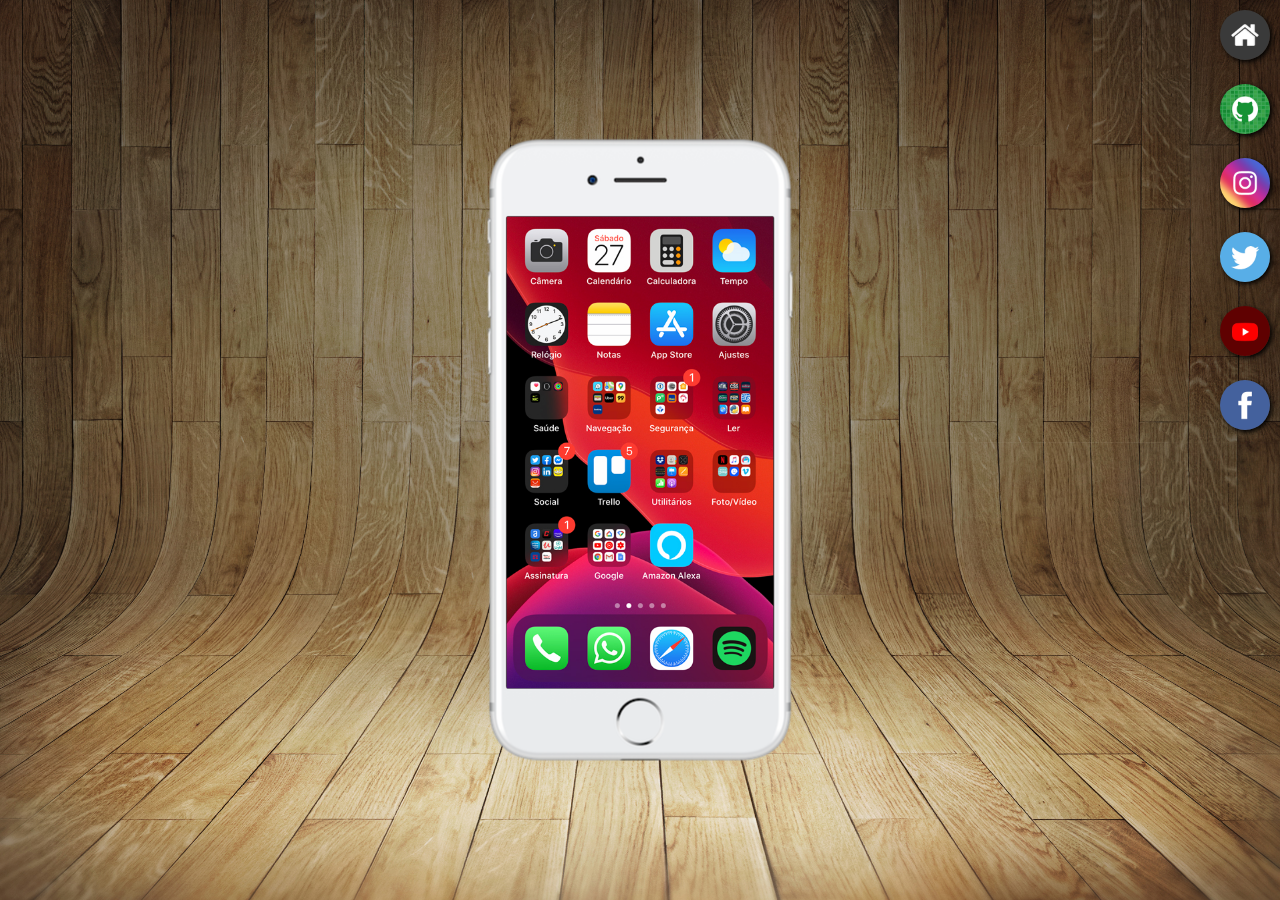
<file: index.html>
<!DOCTYPE html>
<html lang="pt-br">
<head>
    <meta charset="UTF-8">
    <meta http-equiv="X-UA-Compatible" content="IE=edge">
    <meta name="viewport" content="width=device-width, initial-scale=1.0">
    <title>Projeto redes sociais</title>
    <link rel="shortcut icon" href="favicon.ico" type="image/x-icon">
    <link rel="stylesheet" href="estilos/style.css">
</head>
<body>
    <main>
        <section id="tel">
            <iframe src="home.html" frameborder="0" name="tela" id="tela"></iframe>
    
        </section>
    
        <section id="redes-sociais">
            <a href="home.html" target="tela"><img src="imagens/logo-home.jpg" alt="home" ></a><br>
            <a href="guthub.html" target="tela"><img src="imagens/logo-github.jpg" alt="github"></a><br>
            <a href="instagram.html" target="tela"><img src="imagens/logo-instagram.jpg" alt="instagram"></a> <br>
            <a href="twitter.html" target="tela"><img src="imagens/logo-twitter.jpg" alt="twitter"></a> <br>
            <a href="youtube.html" target="tela"><img src="imagens/logo-youtube.jpg" alt="youtube"></a><br>
            <a href="facebook.html" target="tela"><img src="imagens/logo-facebook.jpg" alt="facebook"></a>
    
        </section>
</main>
</body>
</html>
</file>
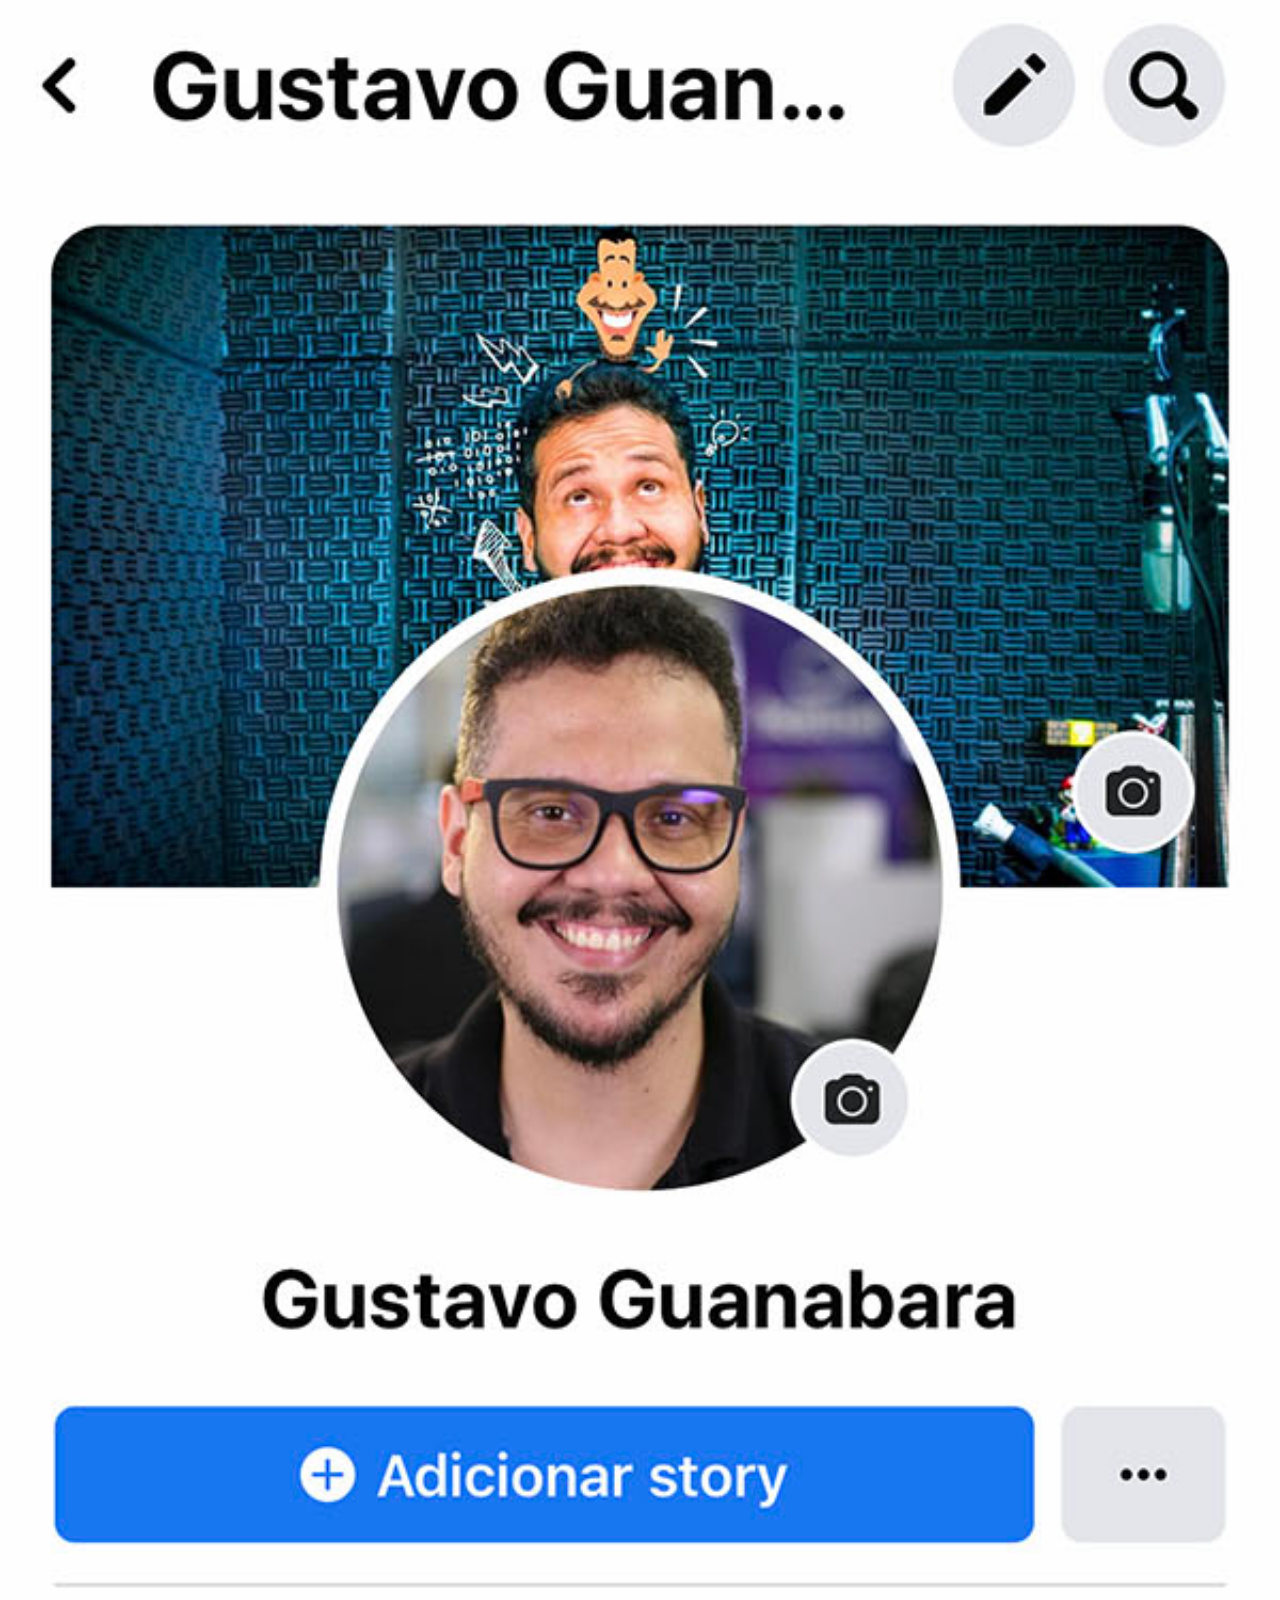
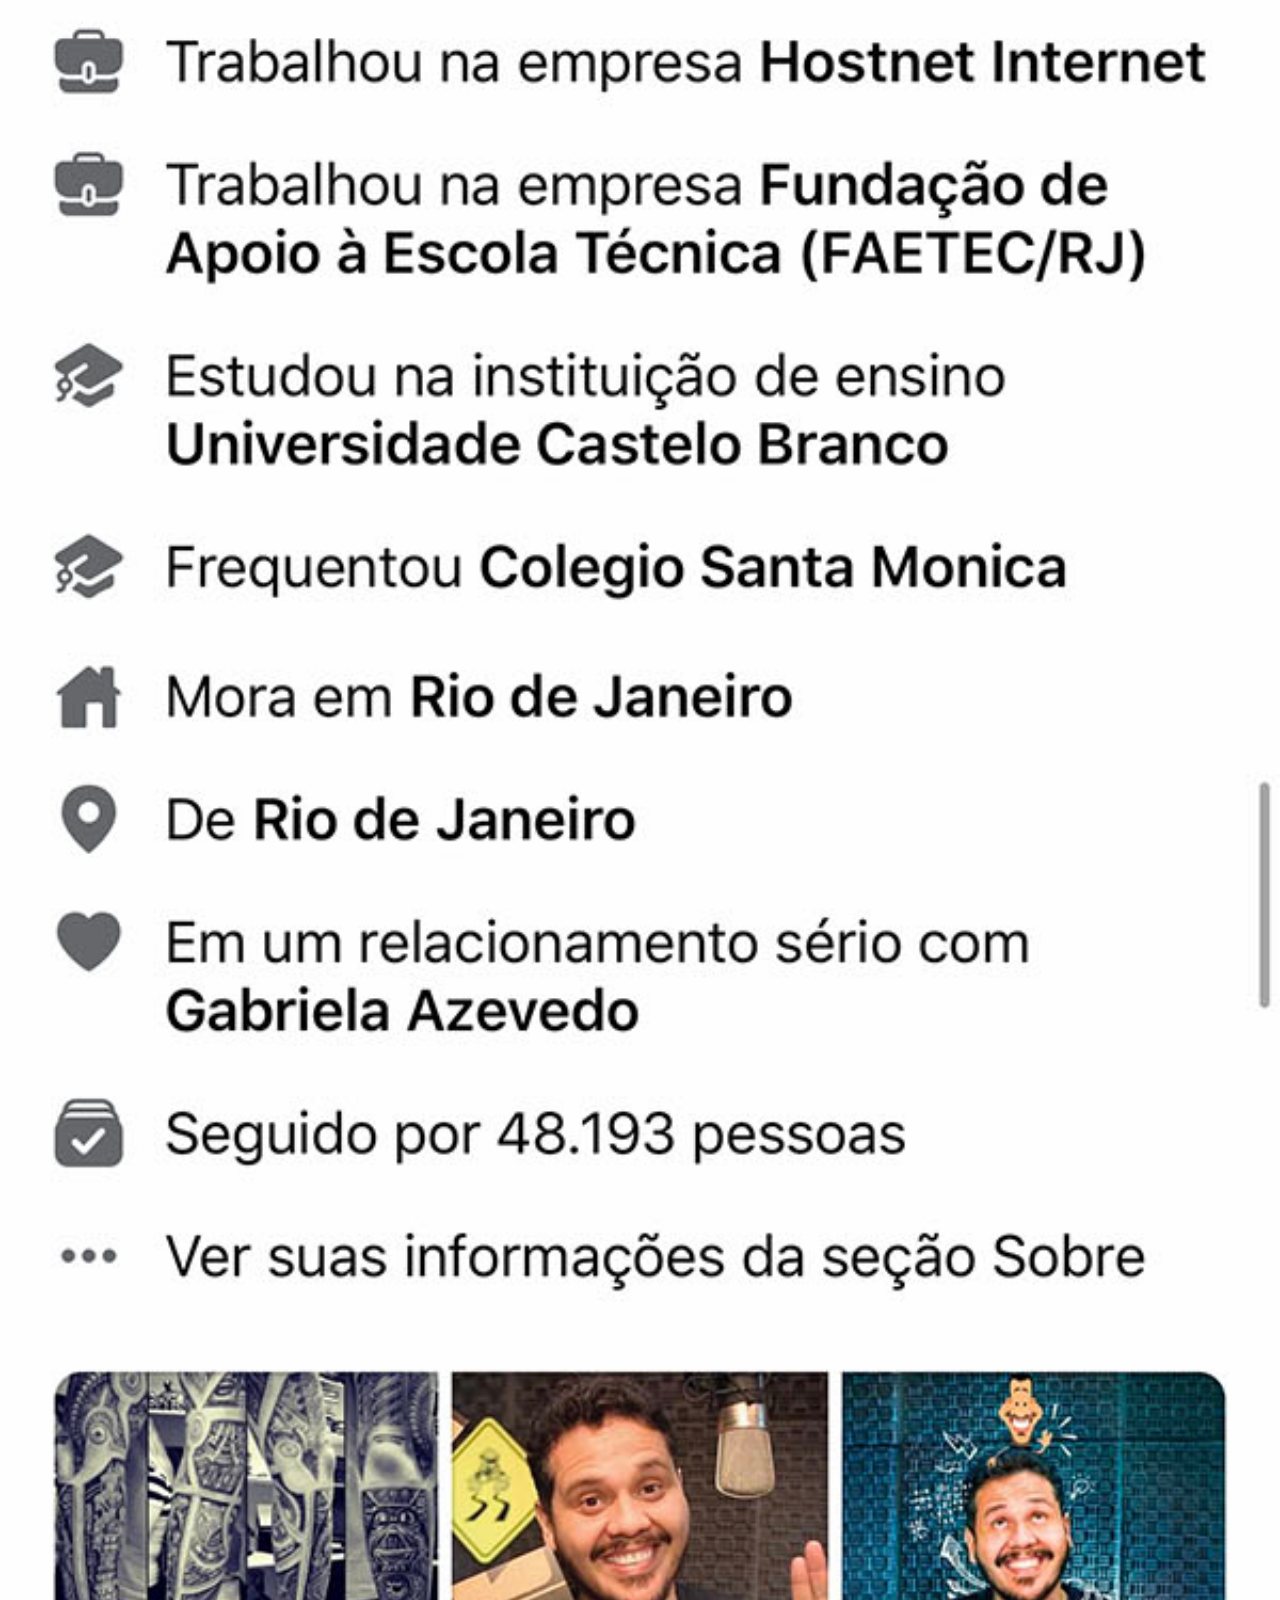
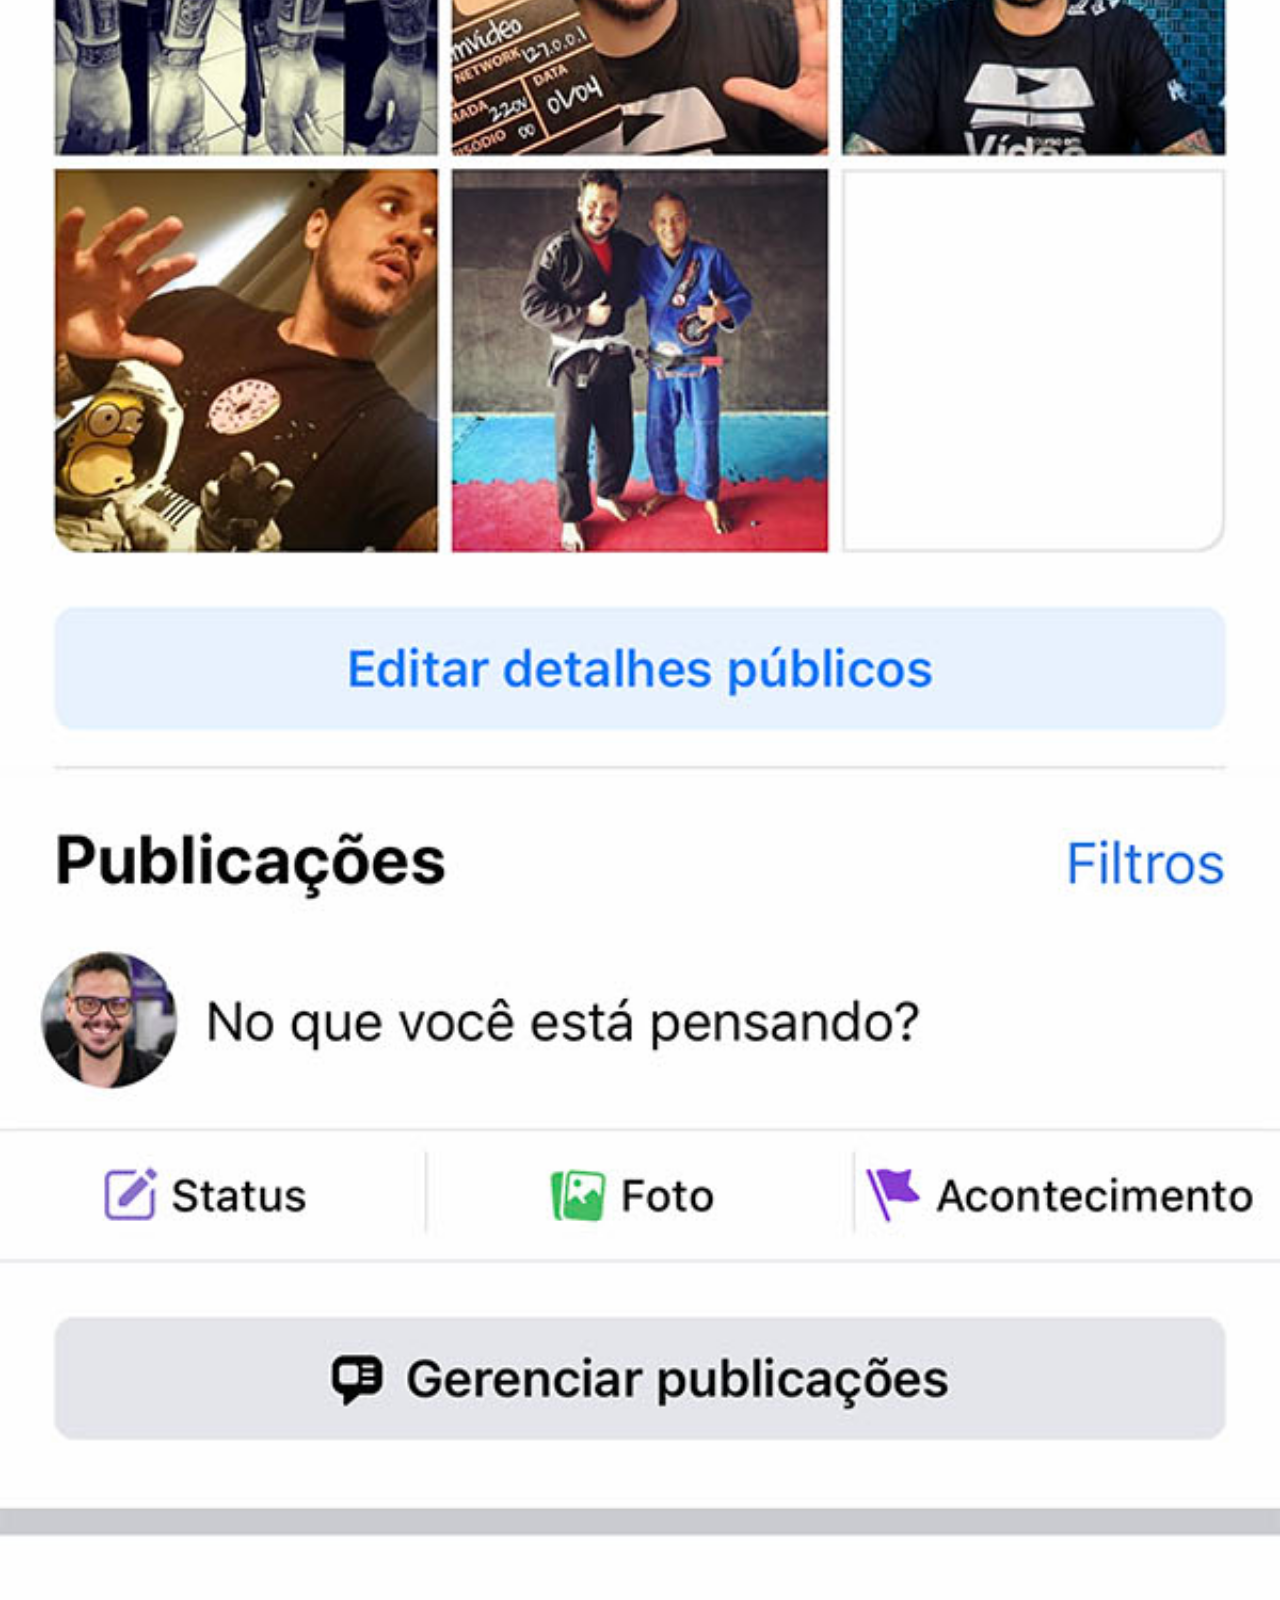
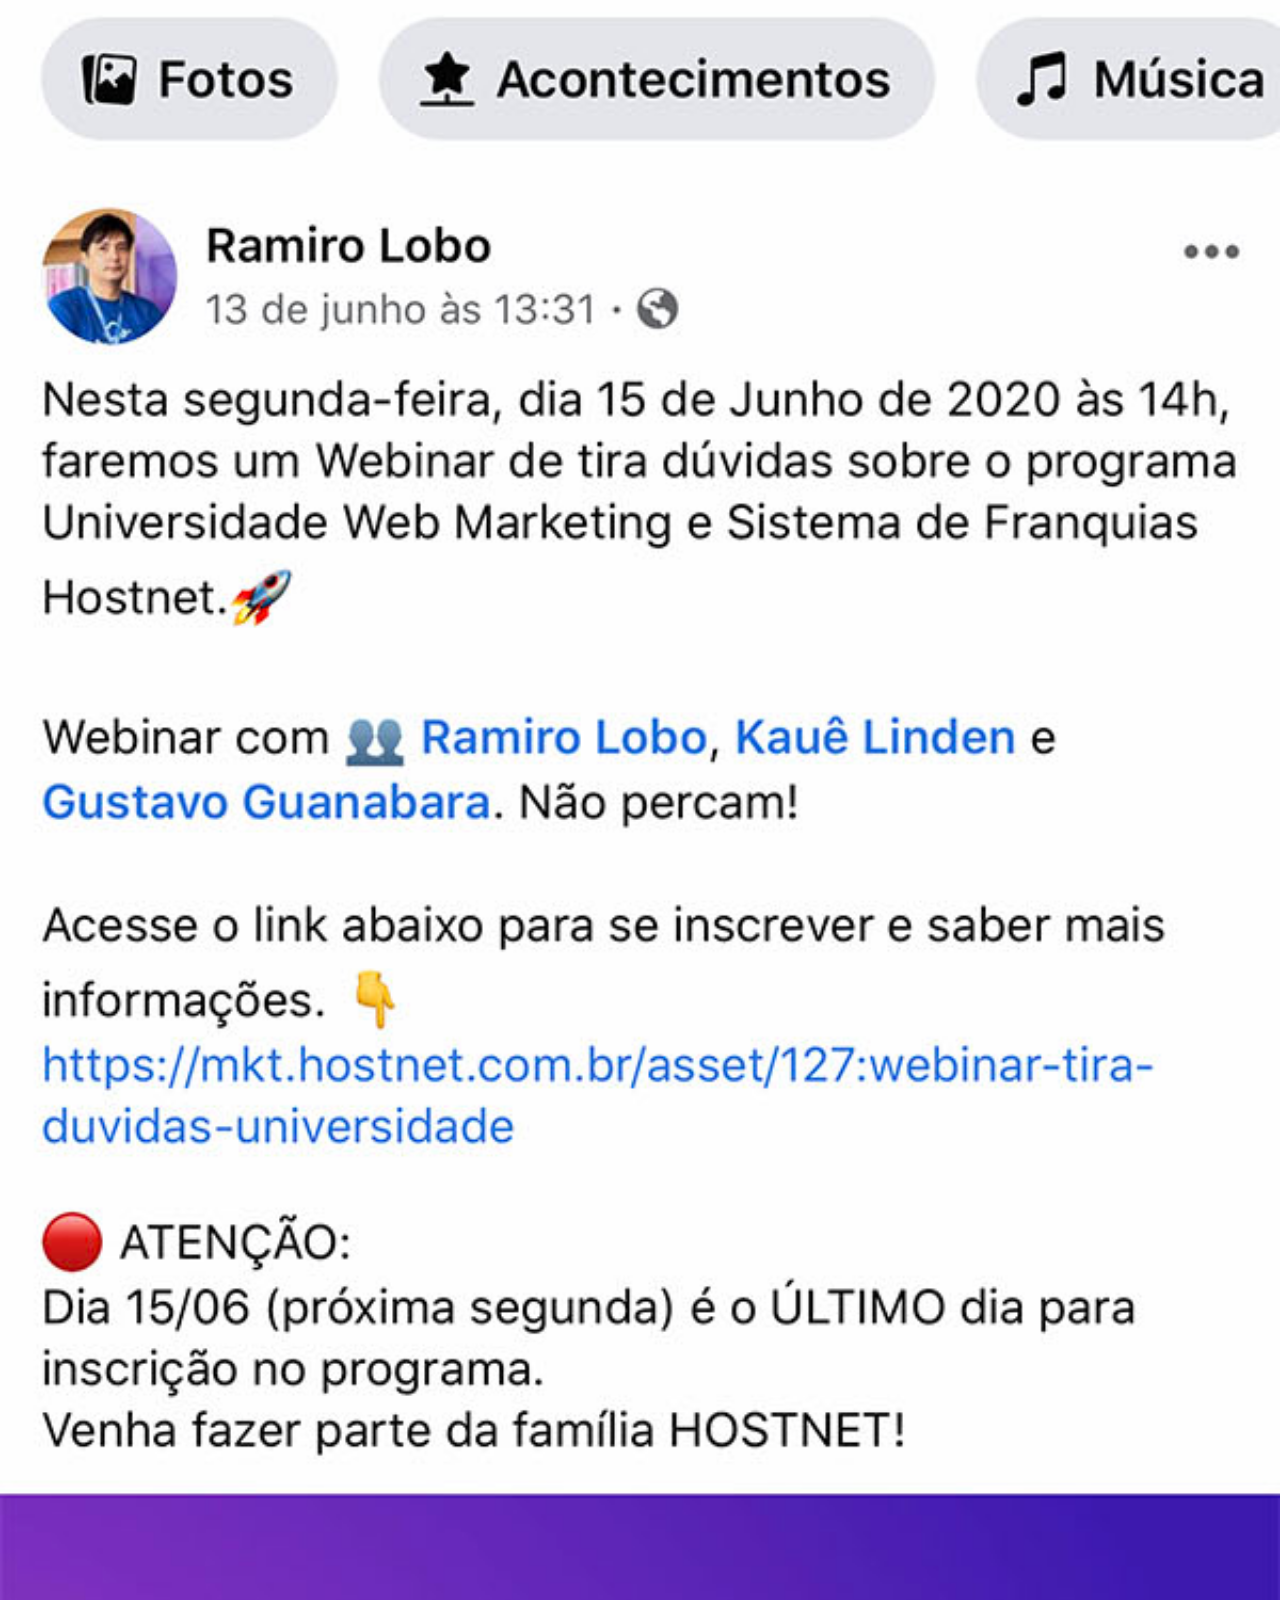
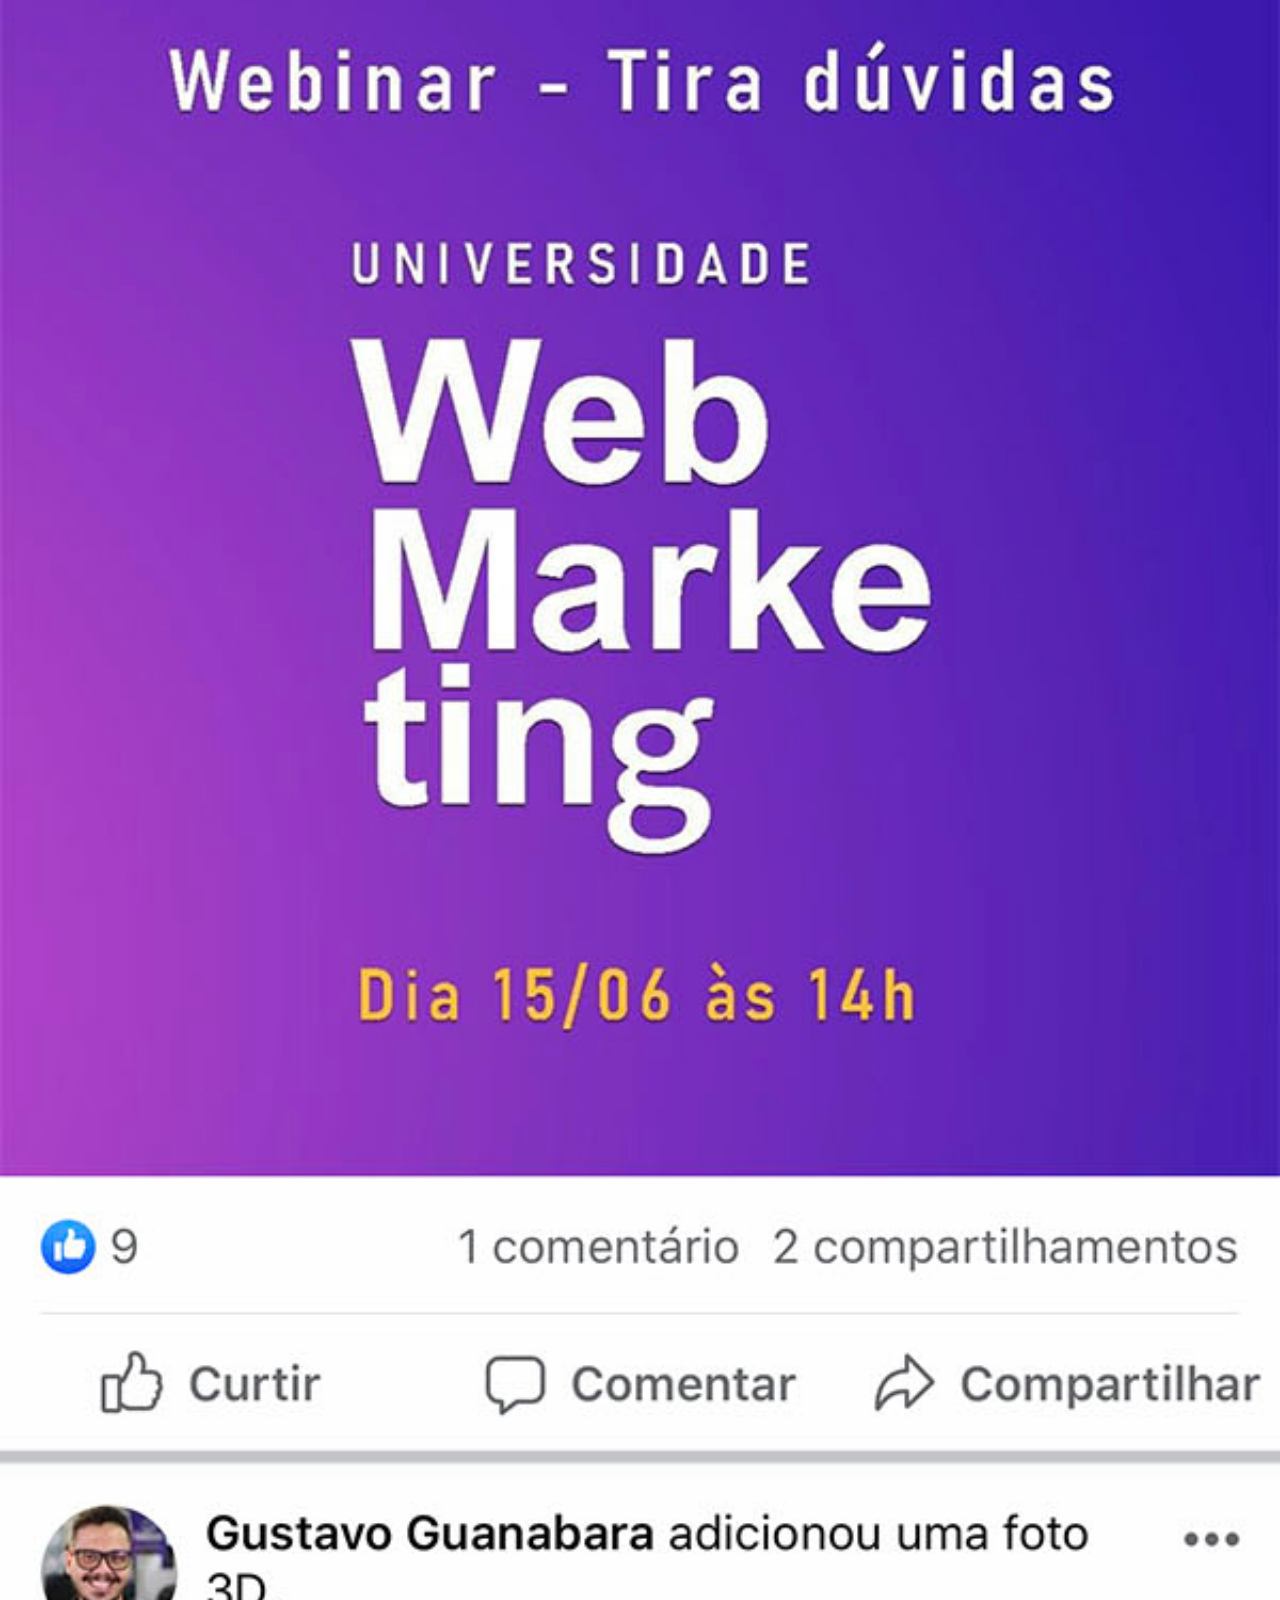
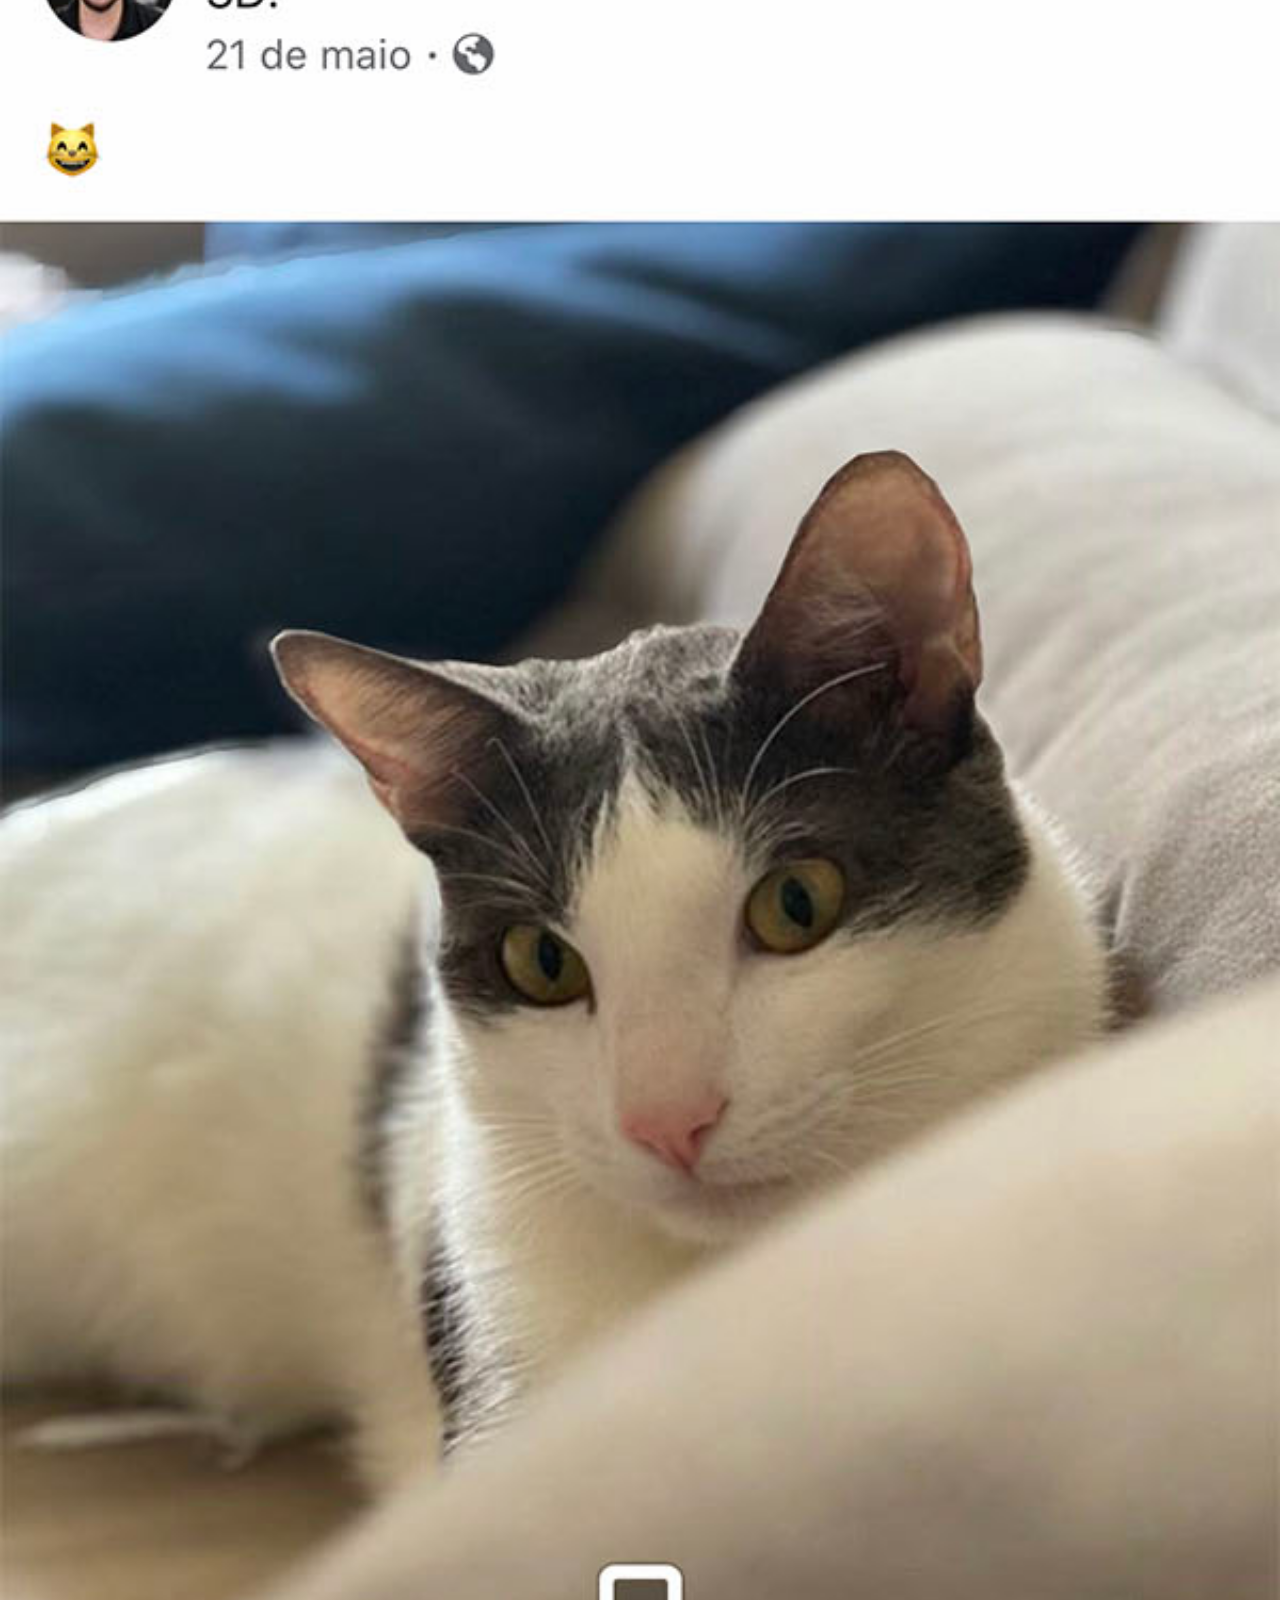
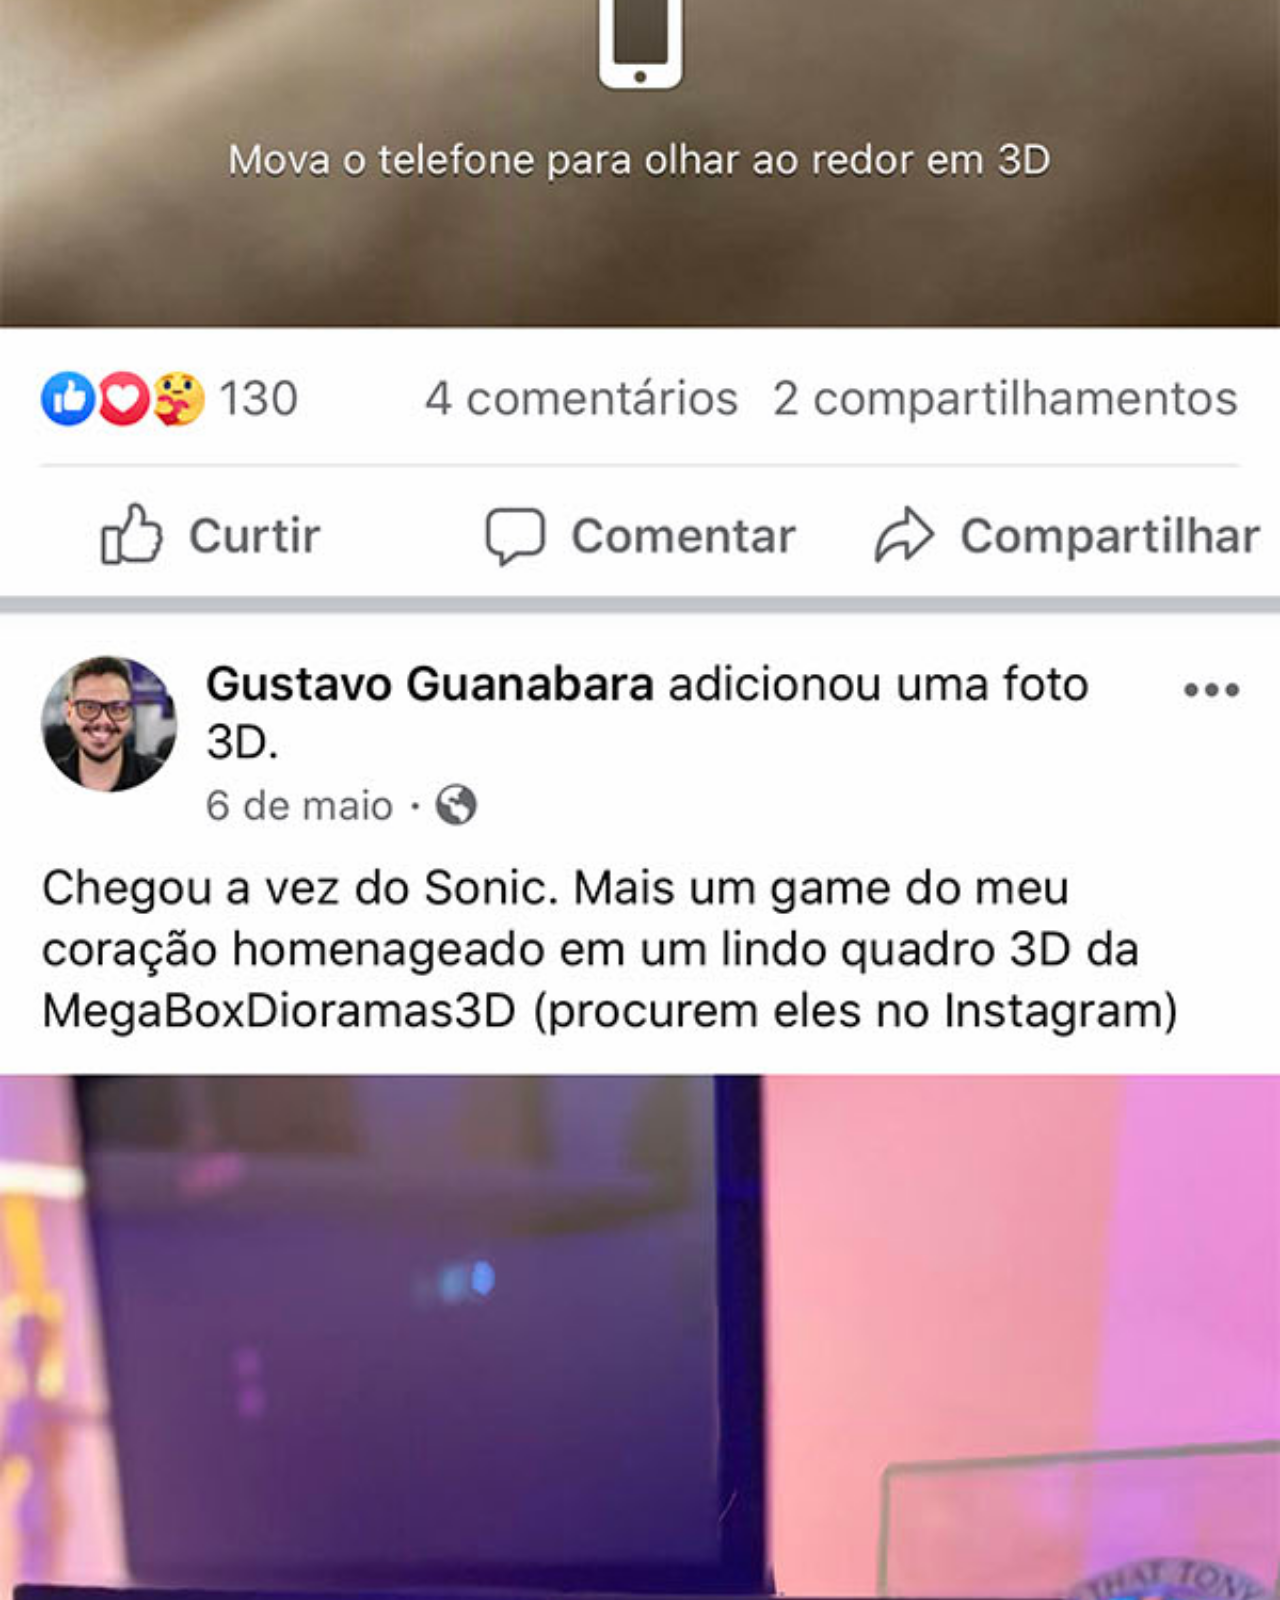
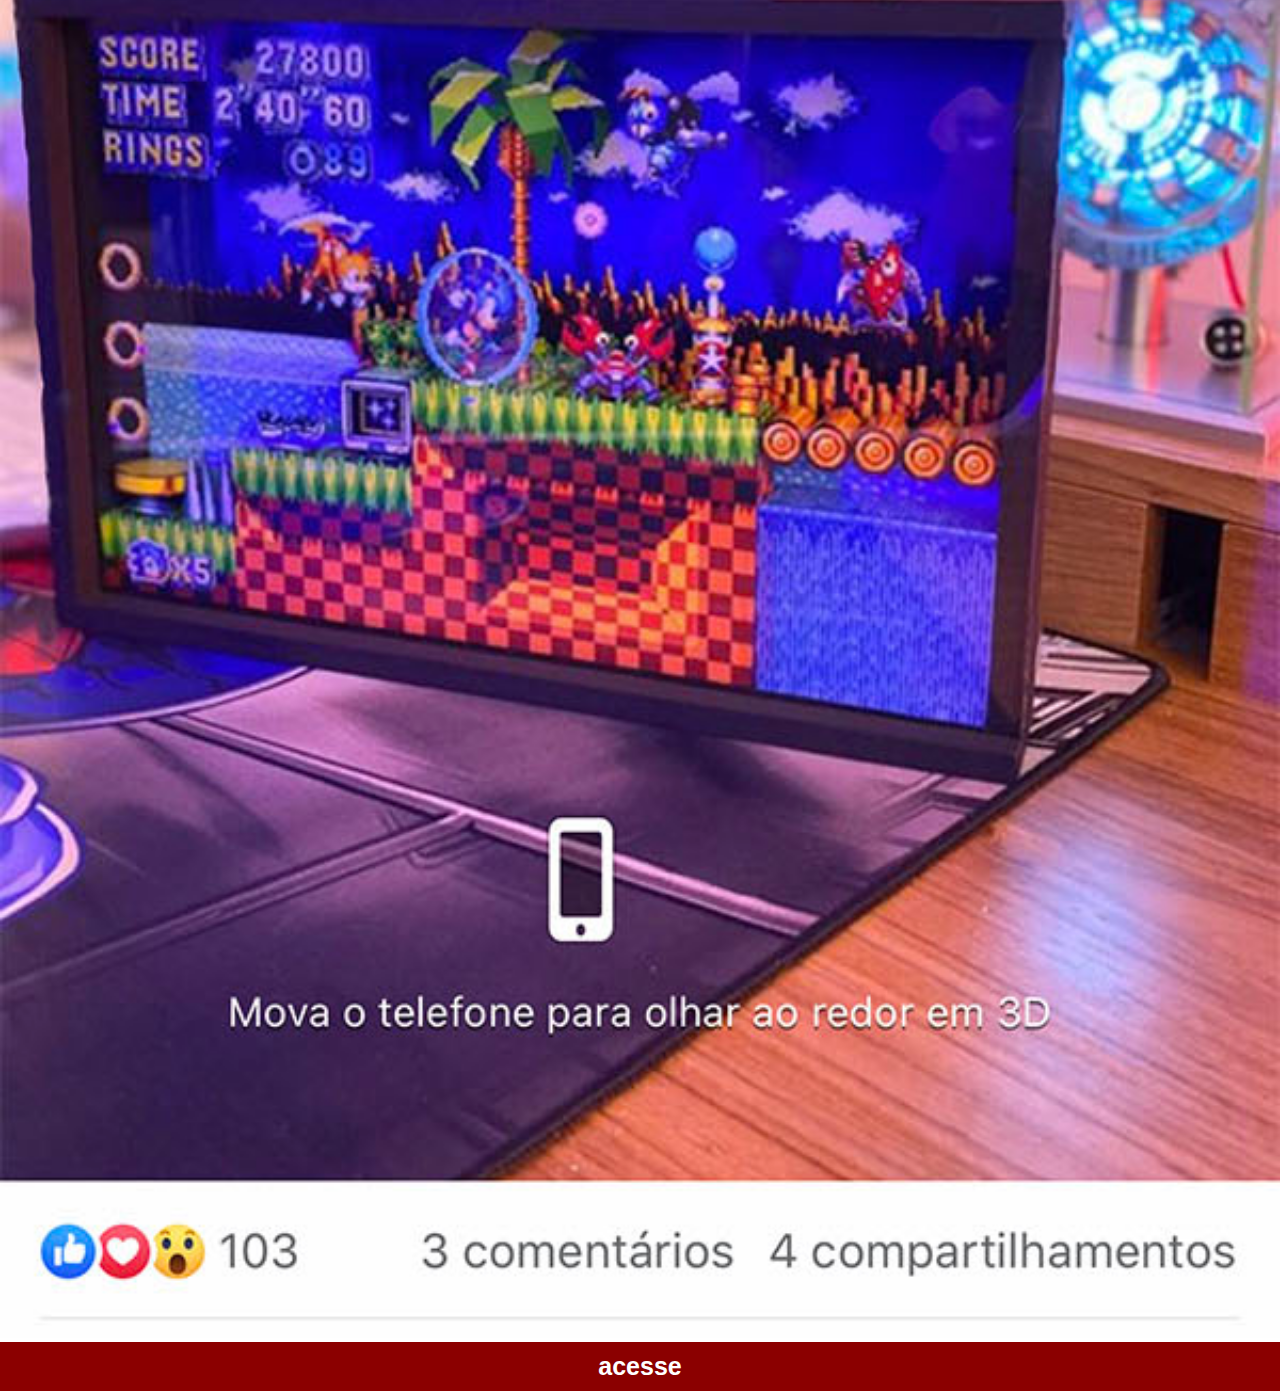
<file: facebook.html>
<!DOCTYPE html>
<html lang="pt-br">
<head>
    <meta charset="UTF-8">
    <meta http-equiv="X-UA-Compatible" content="IE=edge">
    <meta name="viewport" content="width=device-width, initial-scale=1.0">
    <title>Document</title>
    <link rel="stylesheet" href="estilos/redes.css">
</head>
<body>
    <img src="imagens/tela-facebook.jpg" alt="">
    <a href="">acesse</a>
    
</body>
</html>
</file>
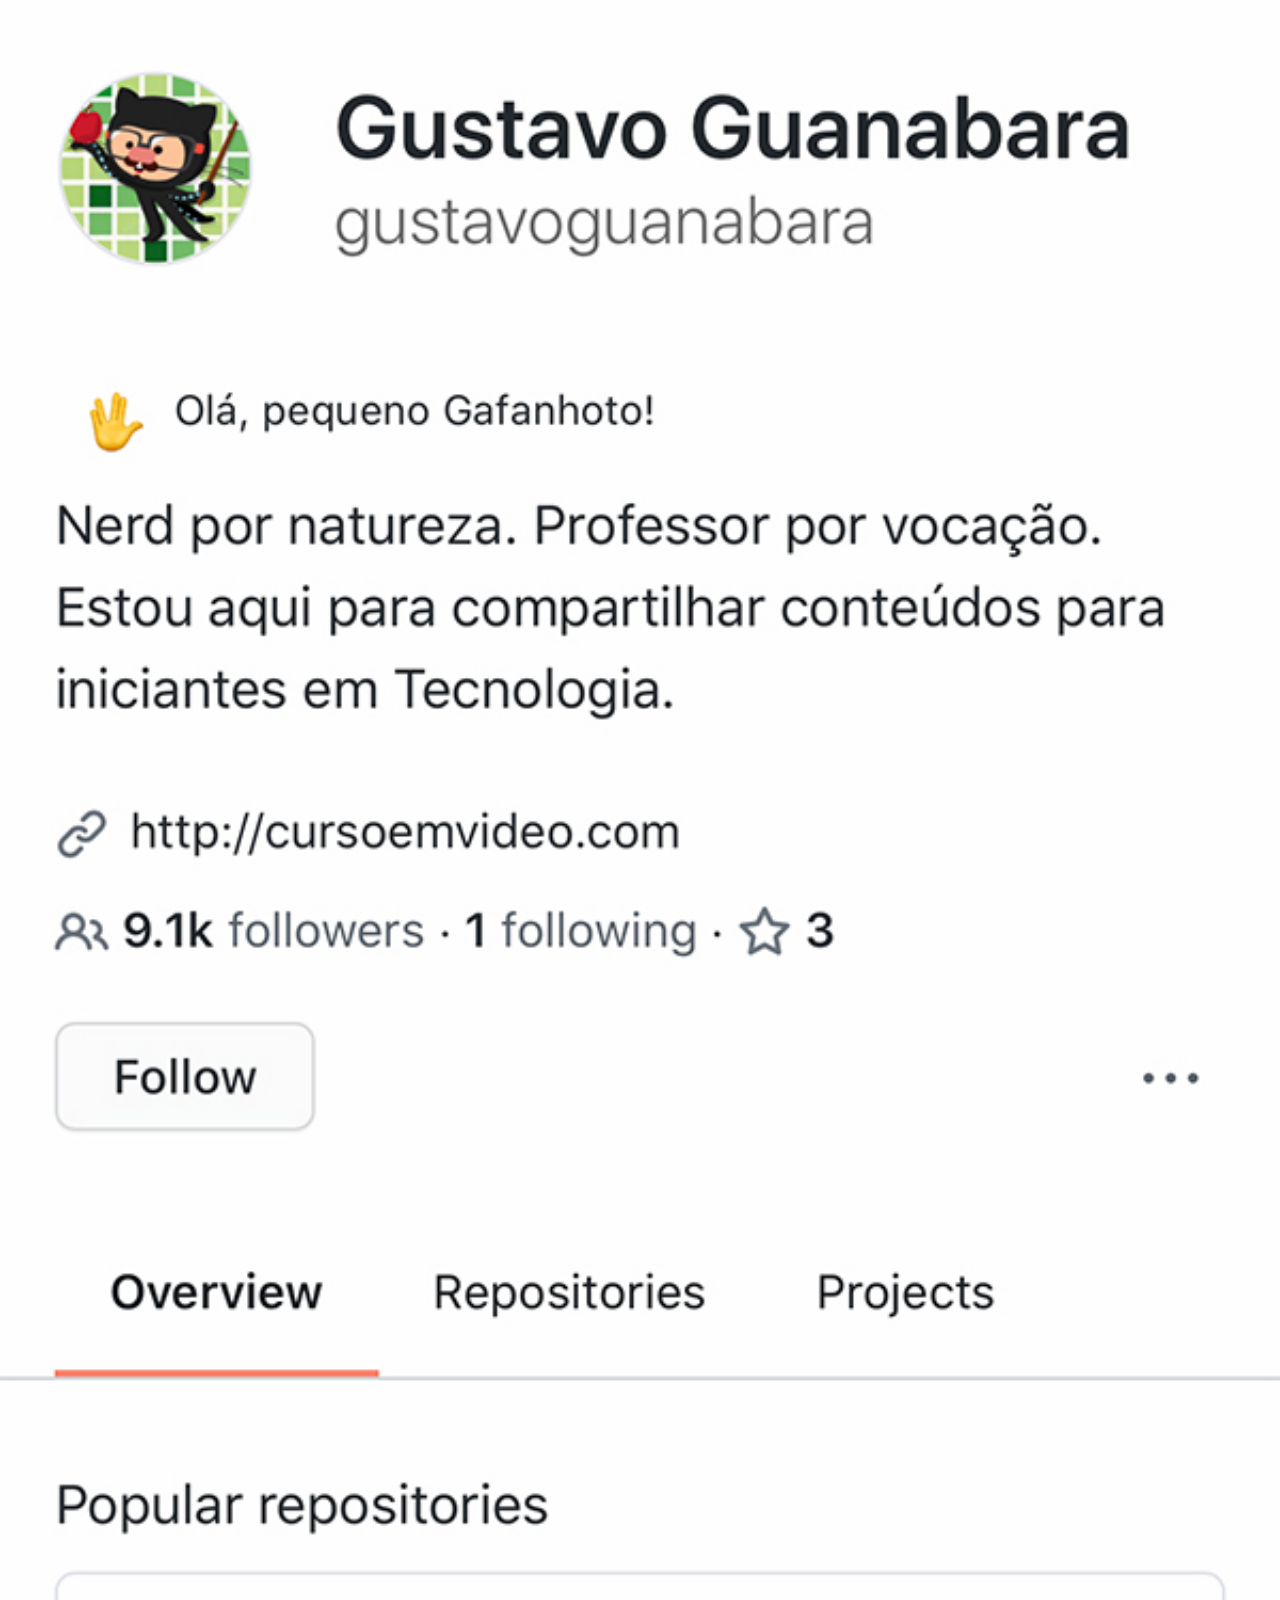
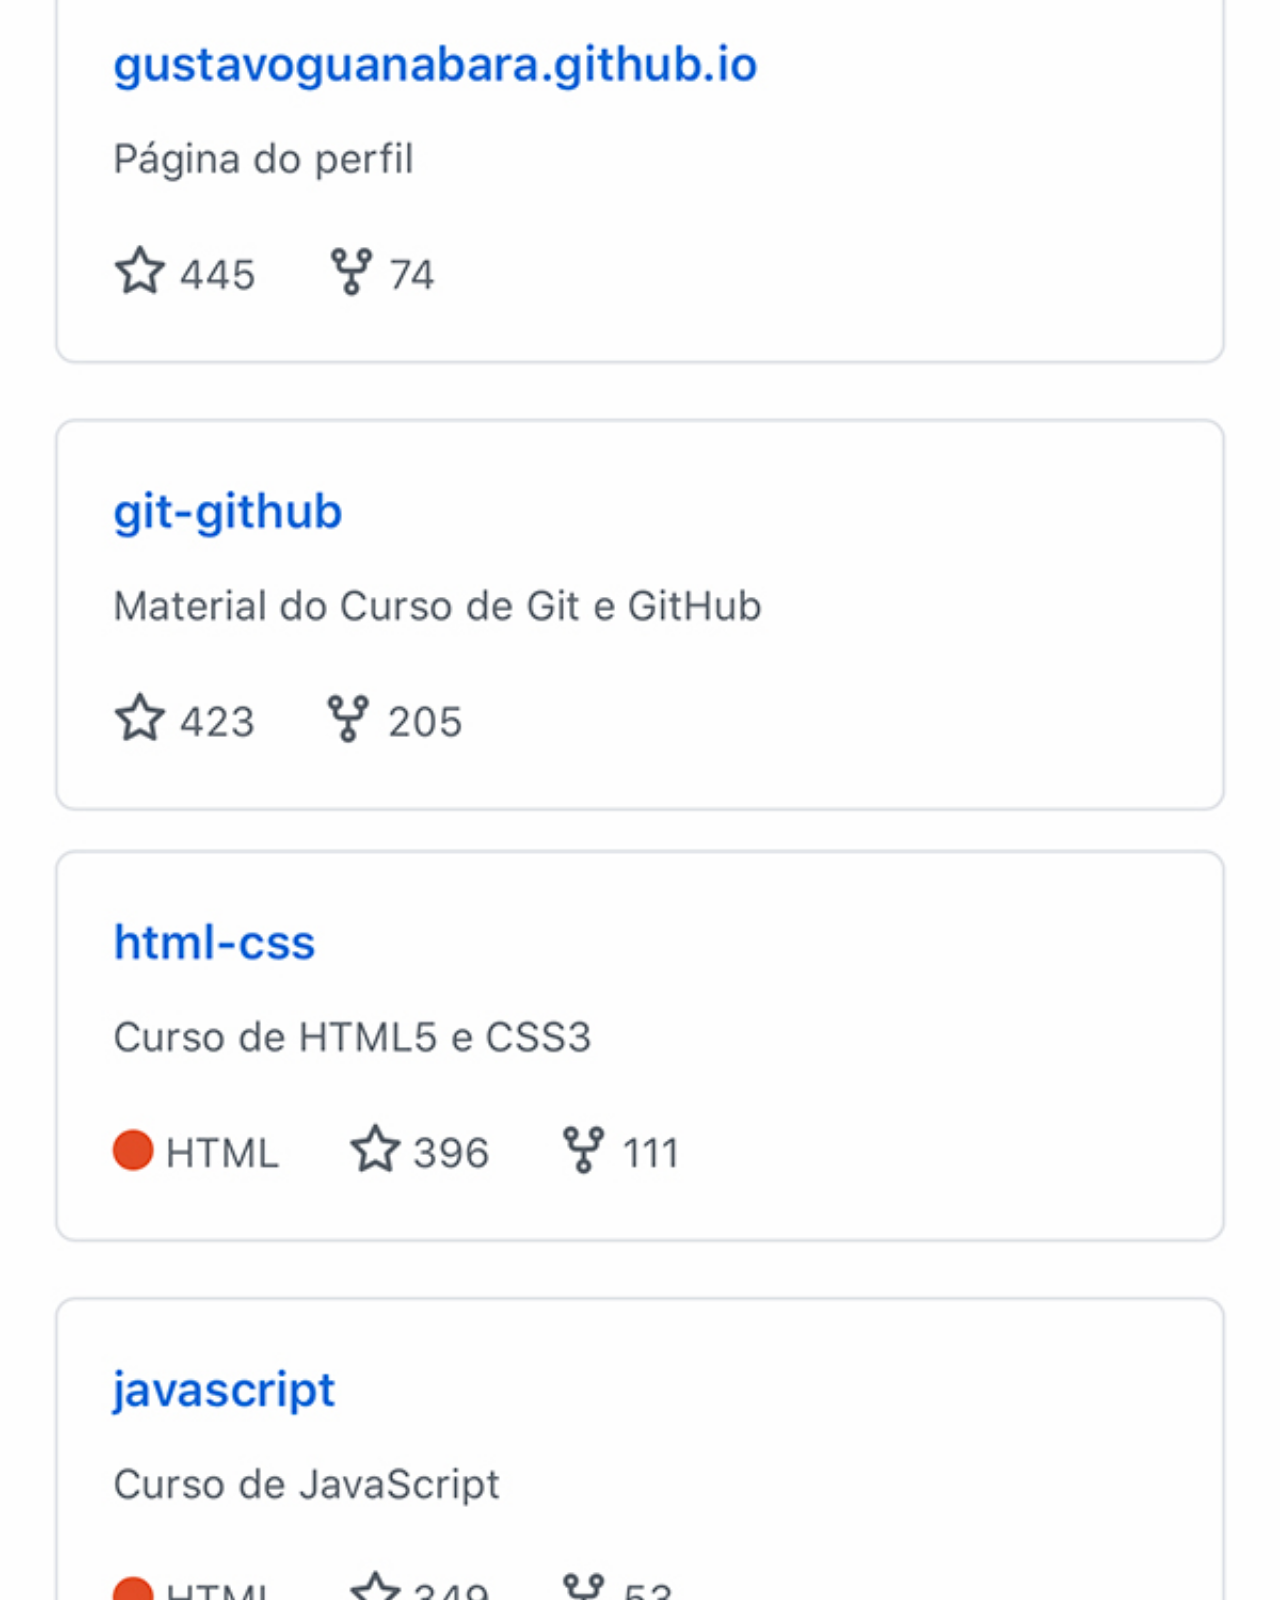
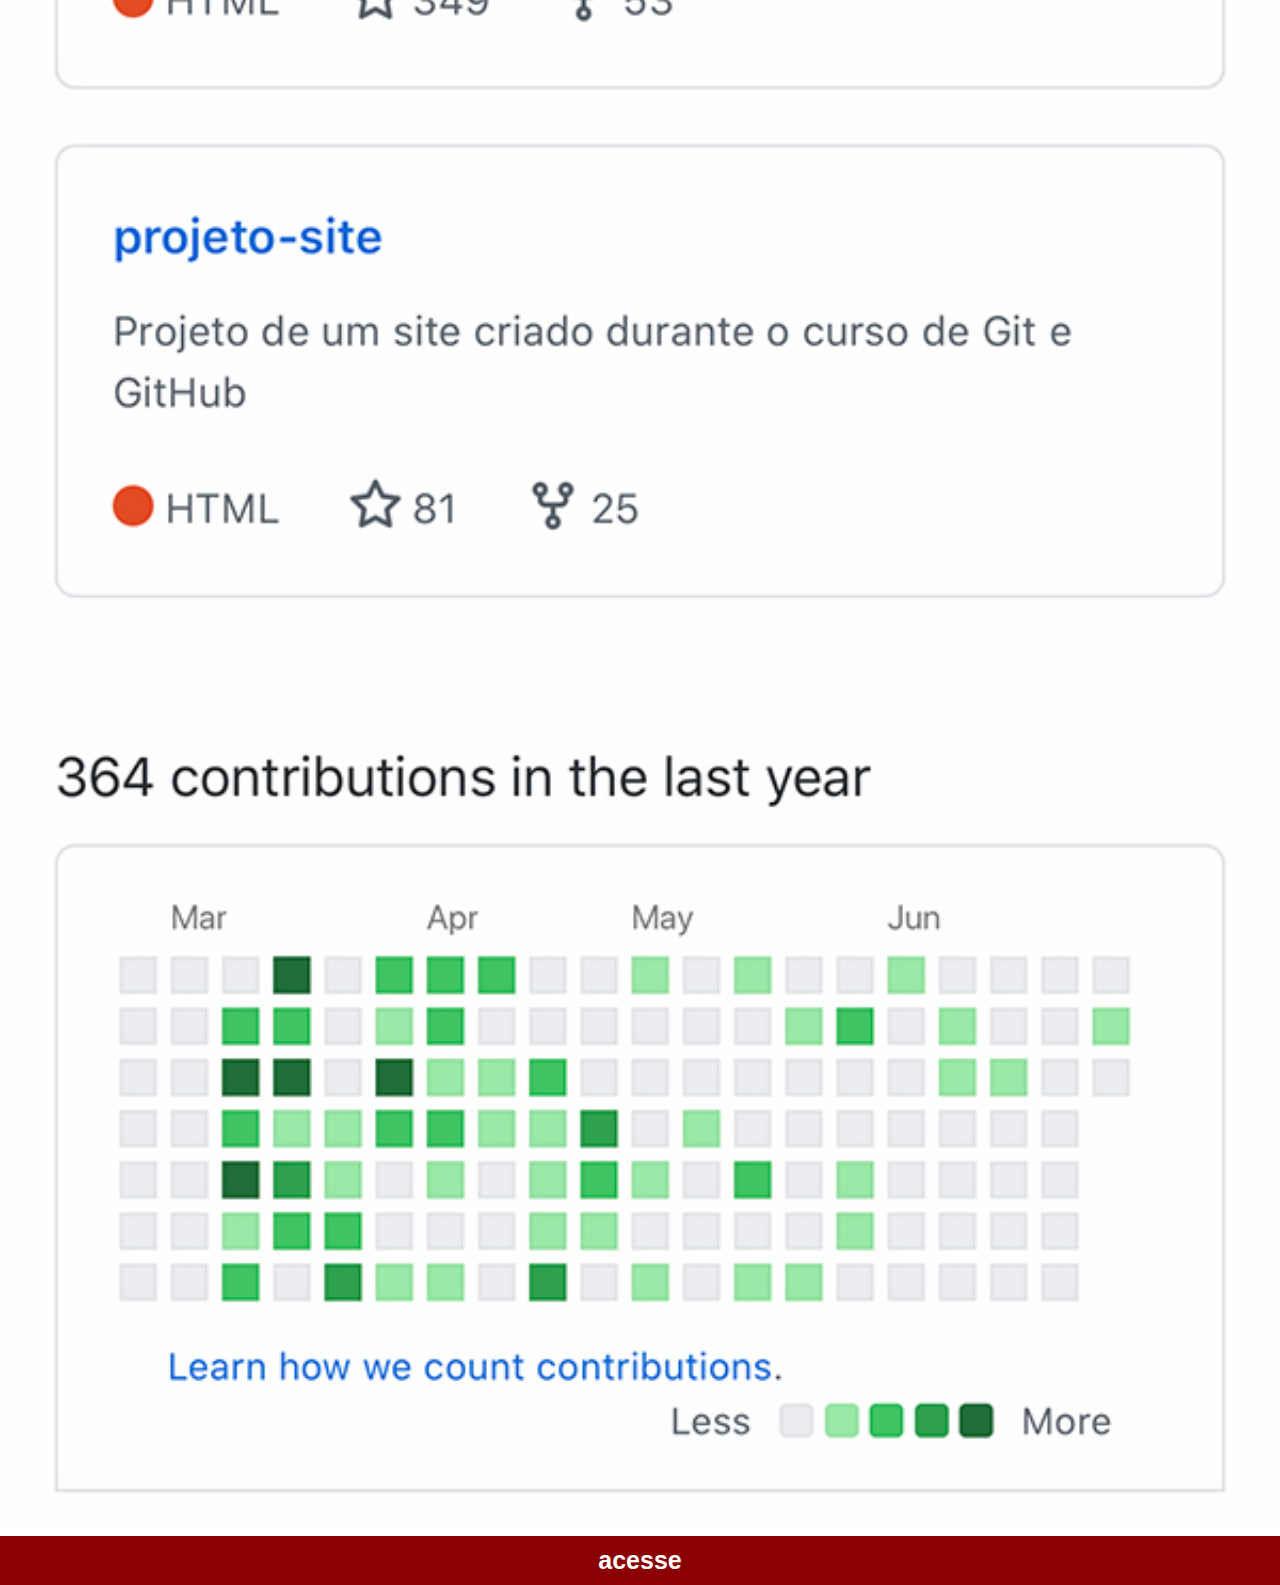
<file: guthub.html>
<!DOCTYPE html>
<html lang="en">
<head>
    <meta charset="UTF-8">
    <meta http-equiv="X-UA-Compatible" content="IE=edge">
    <meta name="viewport" content="width=device-width, initial-scale=1.0">
    <title>Document</title>
    <link rel="stylesheet" href="estilos/redes.css">
</head>
<body>
    <img src="imagens/tela-github.jpg" alt="">
    <a href="" target="_blank">acesse</a>
</body>
</html>
</file>
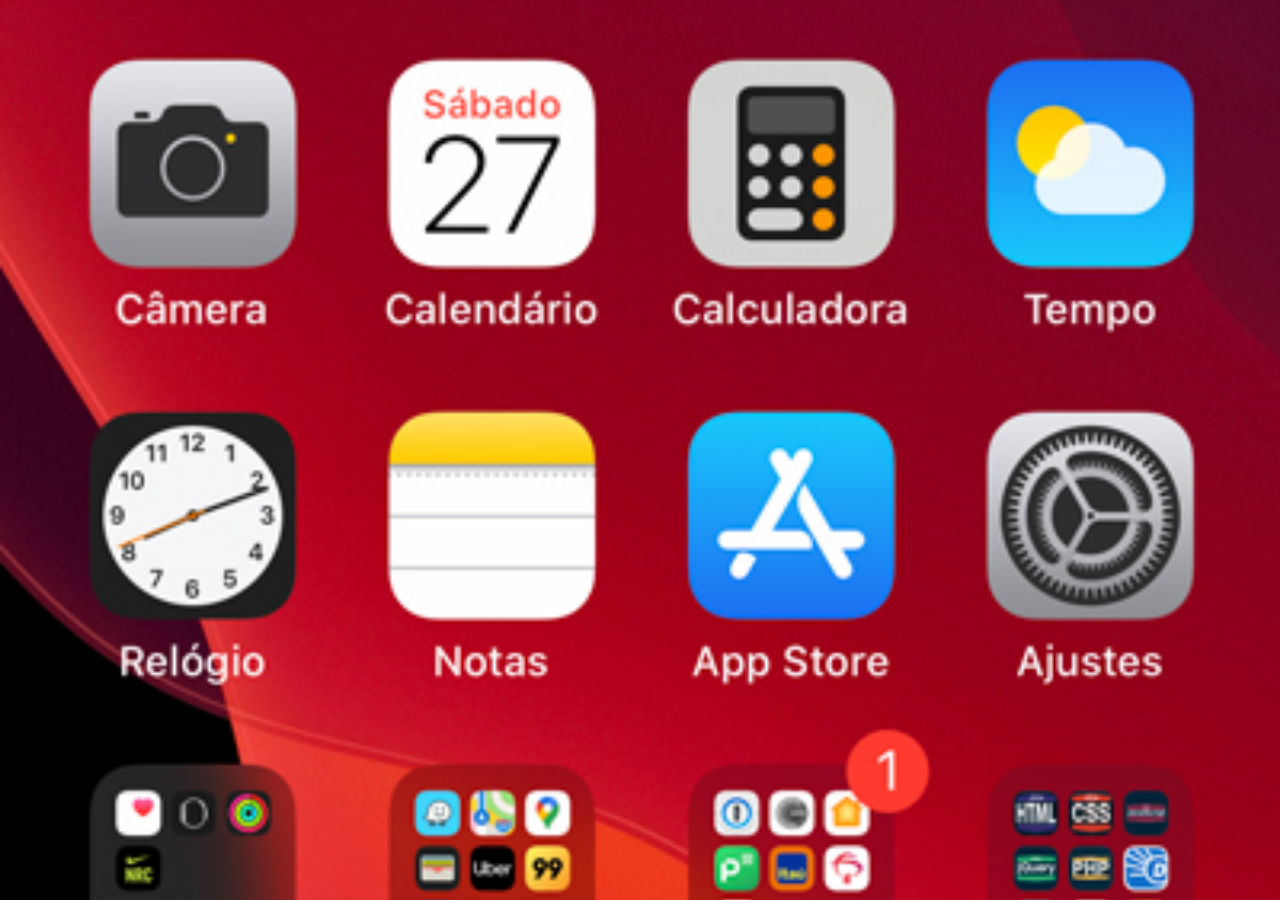
<file: home.html>
<!DOCTYPE html>
<html lang="pt-br">
<head>
    <meta charset="UTF-8">
    <meta http-equiv="X-UA-Compatible" content="IE=edge">
    <meta name="viewport" content="width=device-width, initial-scale=1.0">
    <title>Document</title>
    <style>
        *{
            margin: 0;
            padding: 0;
            background-color: black;
        }
        body{
            background: url(imagens/tela-home.jpg) no-repeat top center ;
            background-size: cover;
            width: 100vw;
            height: 100vh;
        }
    </style>
</head>
<body>
    
</body>
</html>
</file>
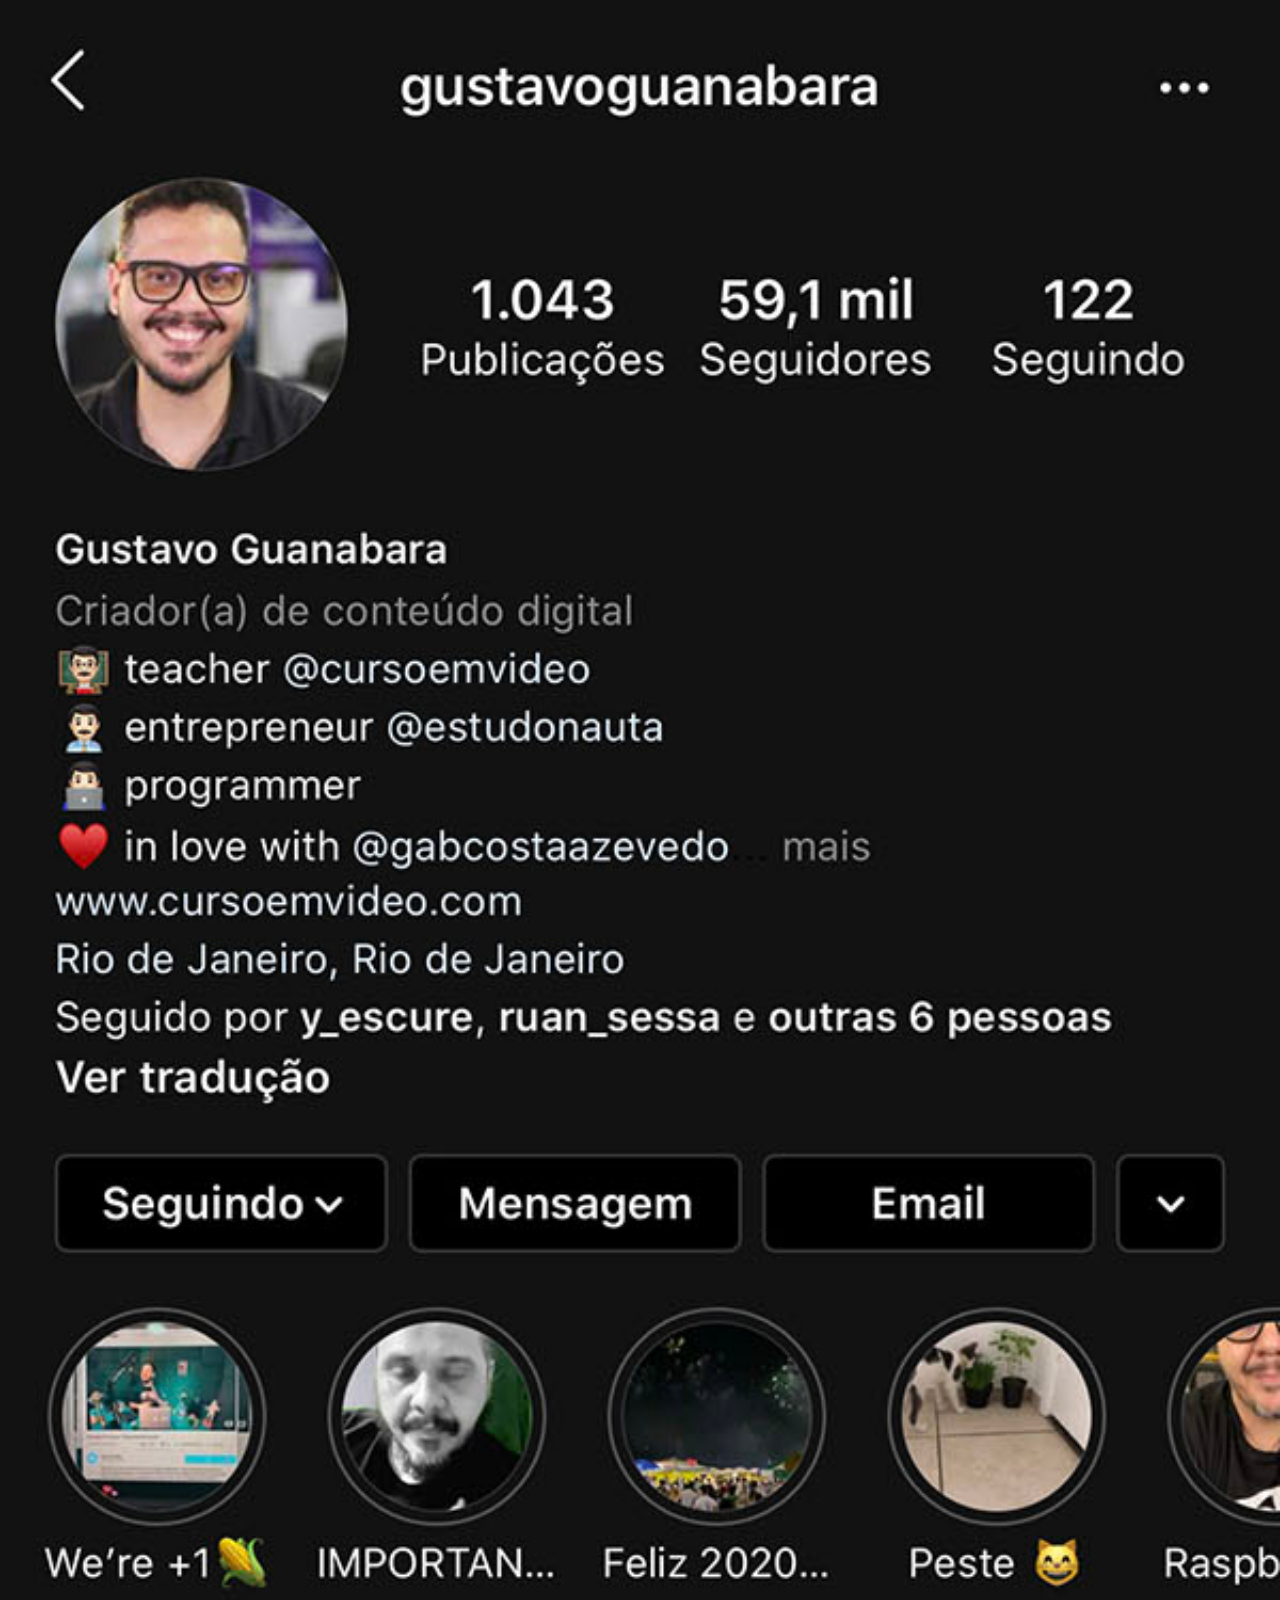
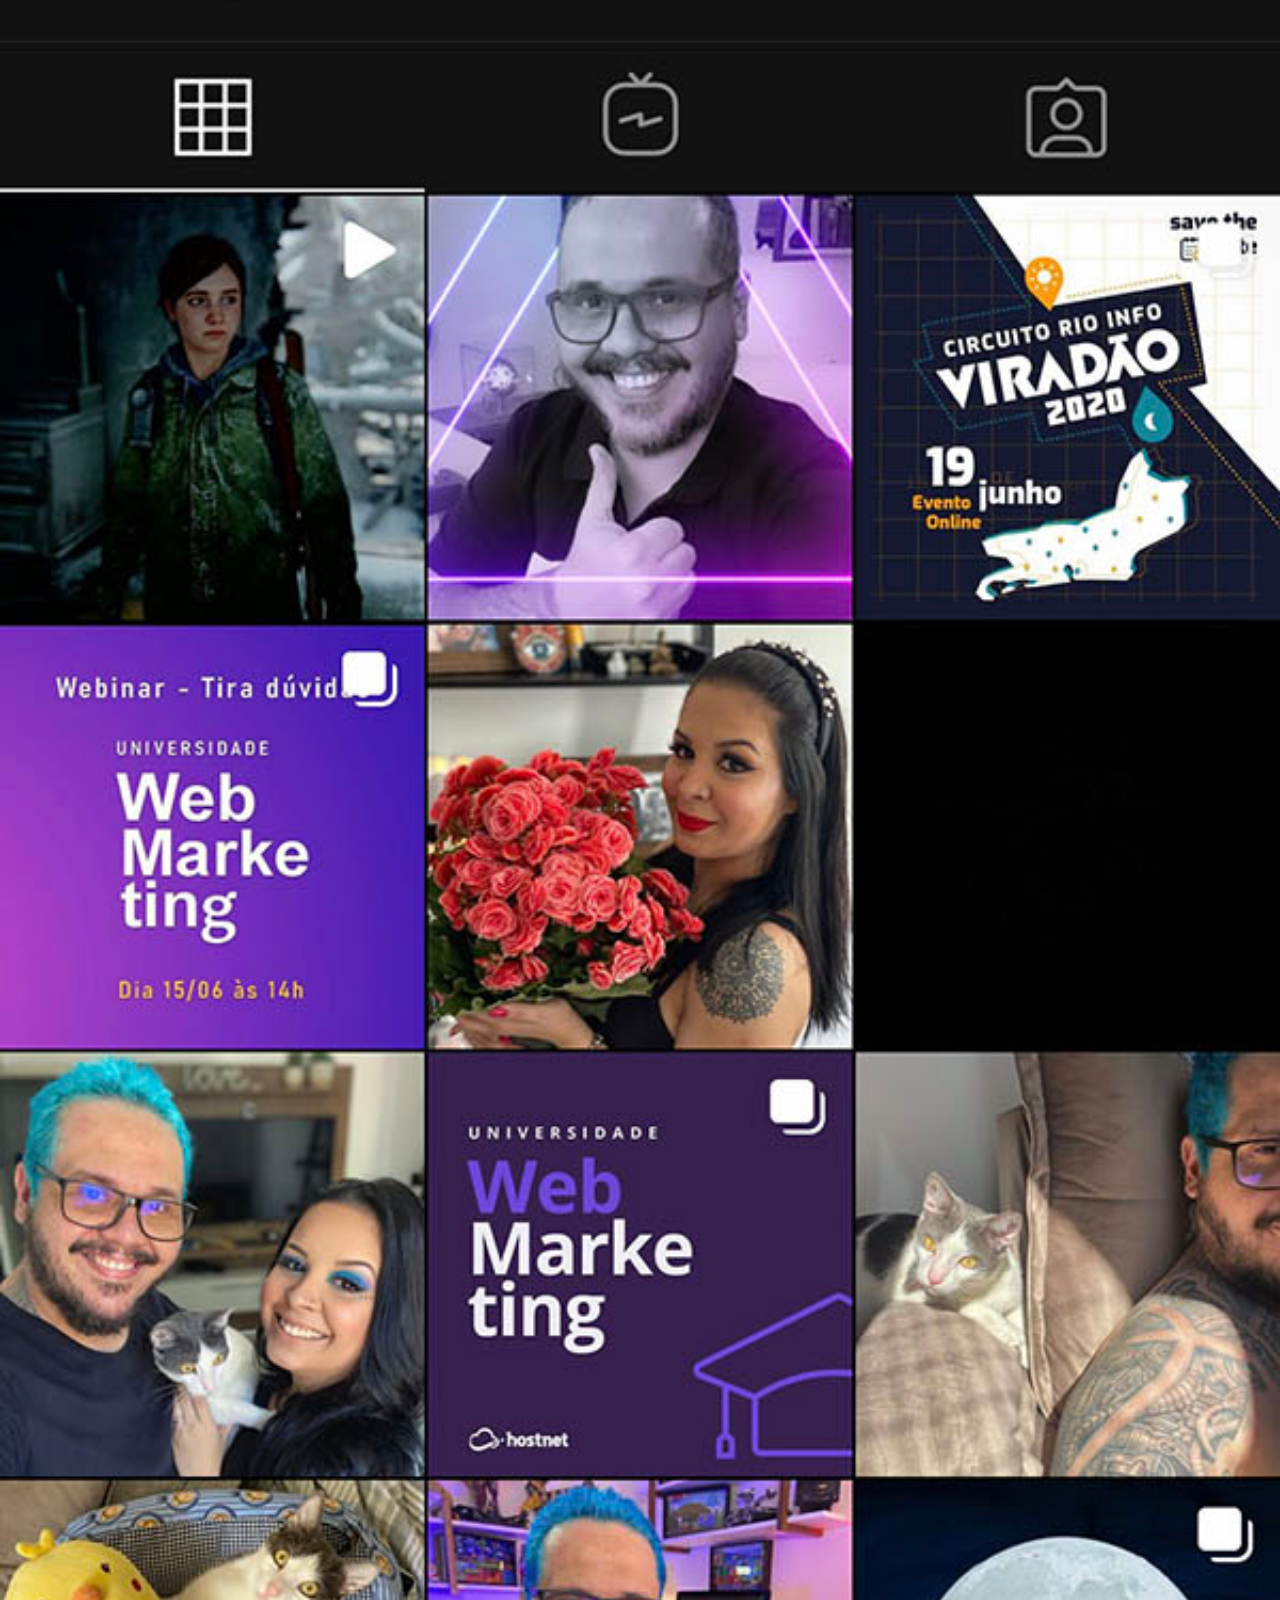
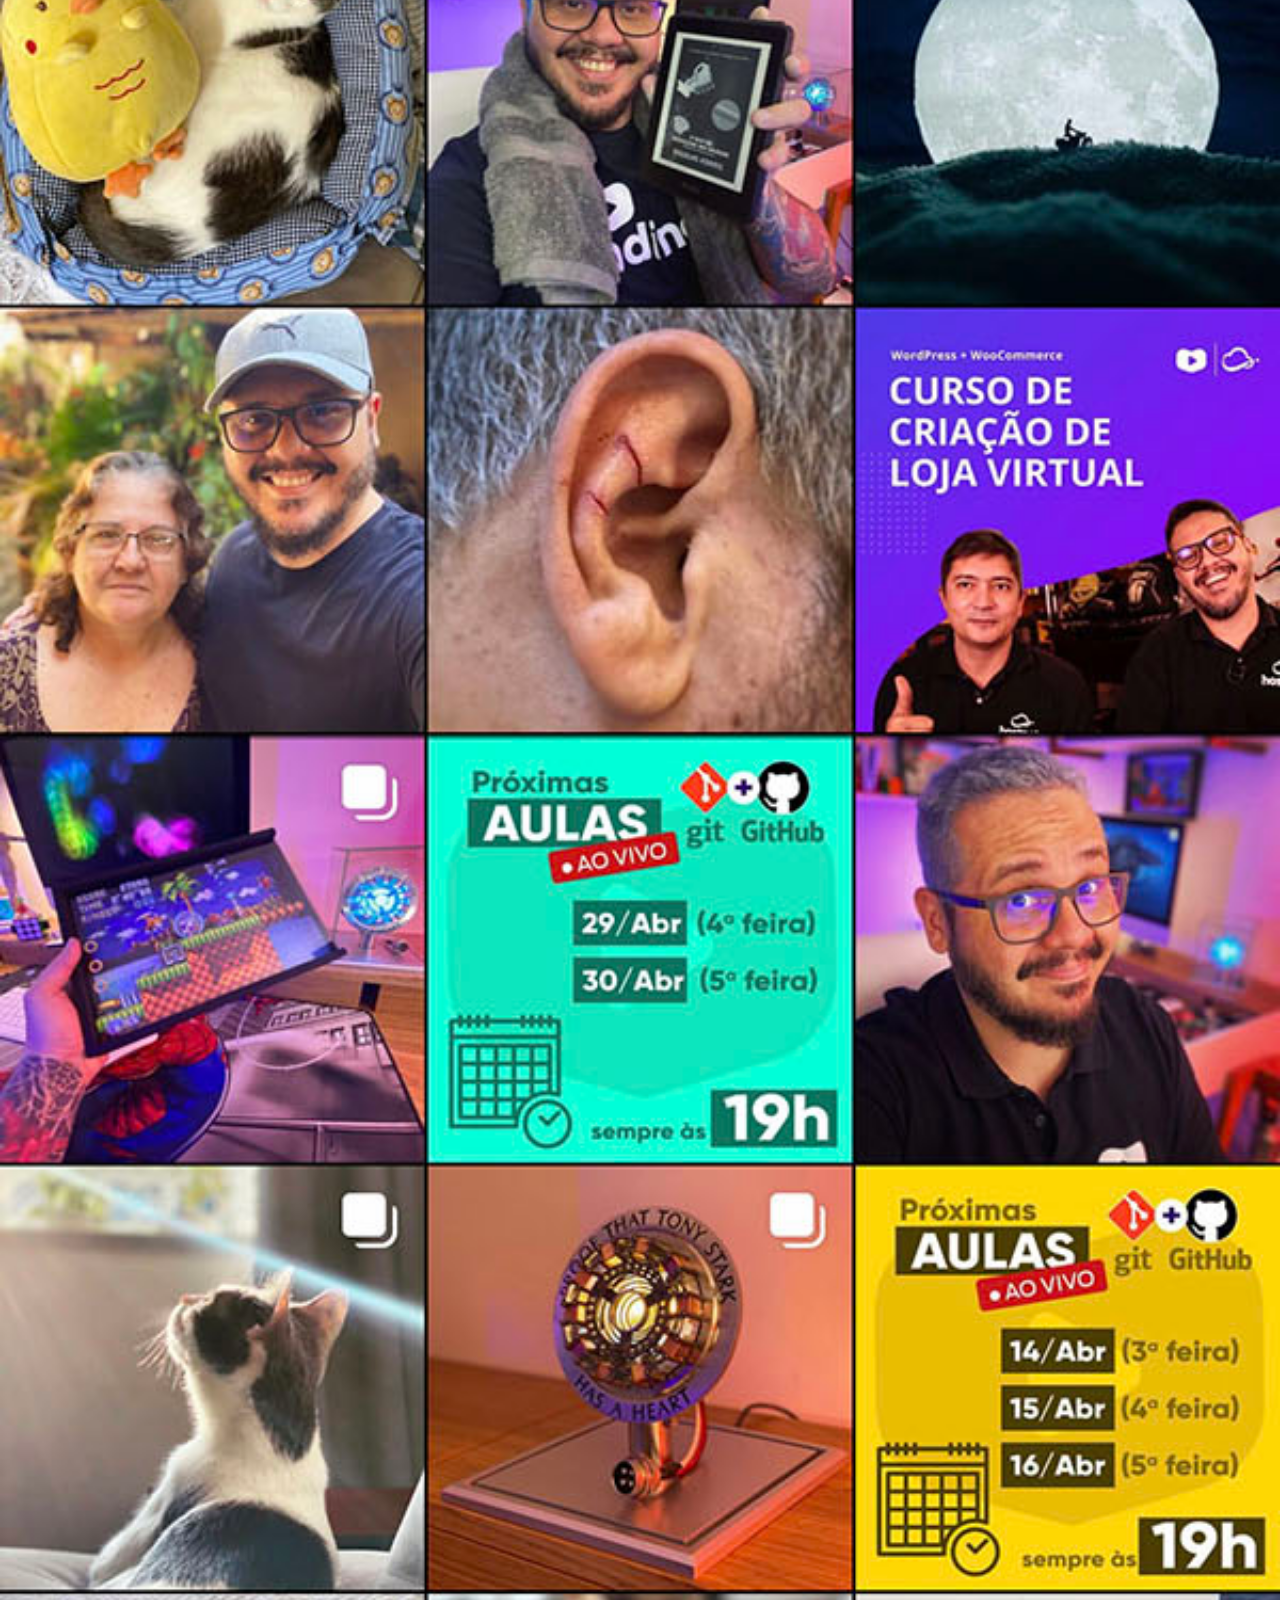
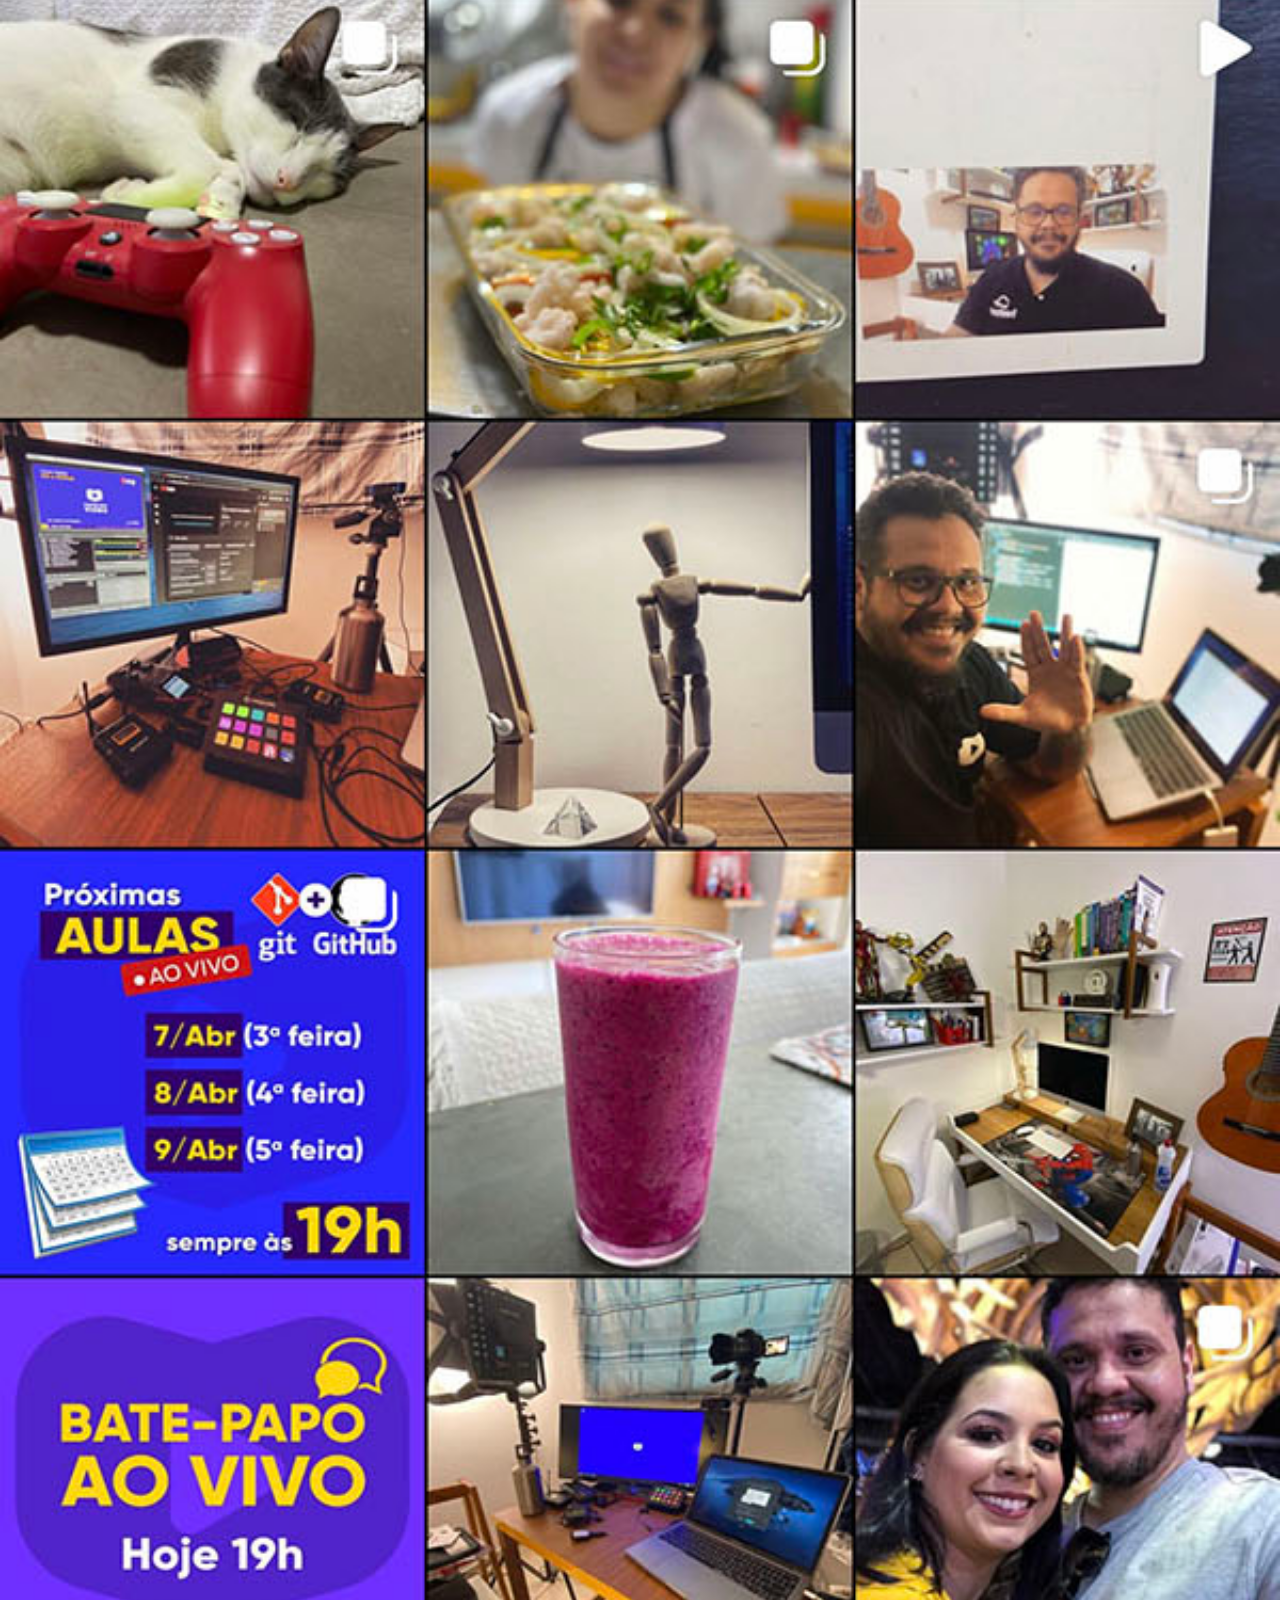
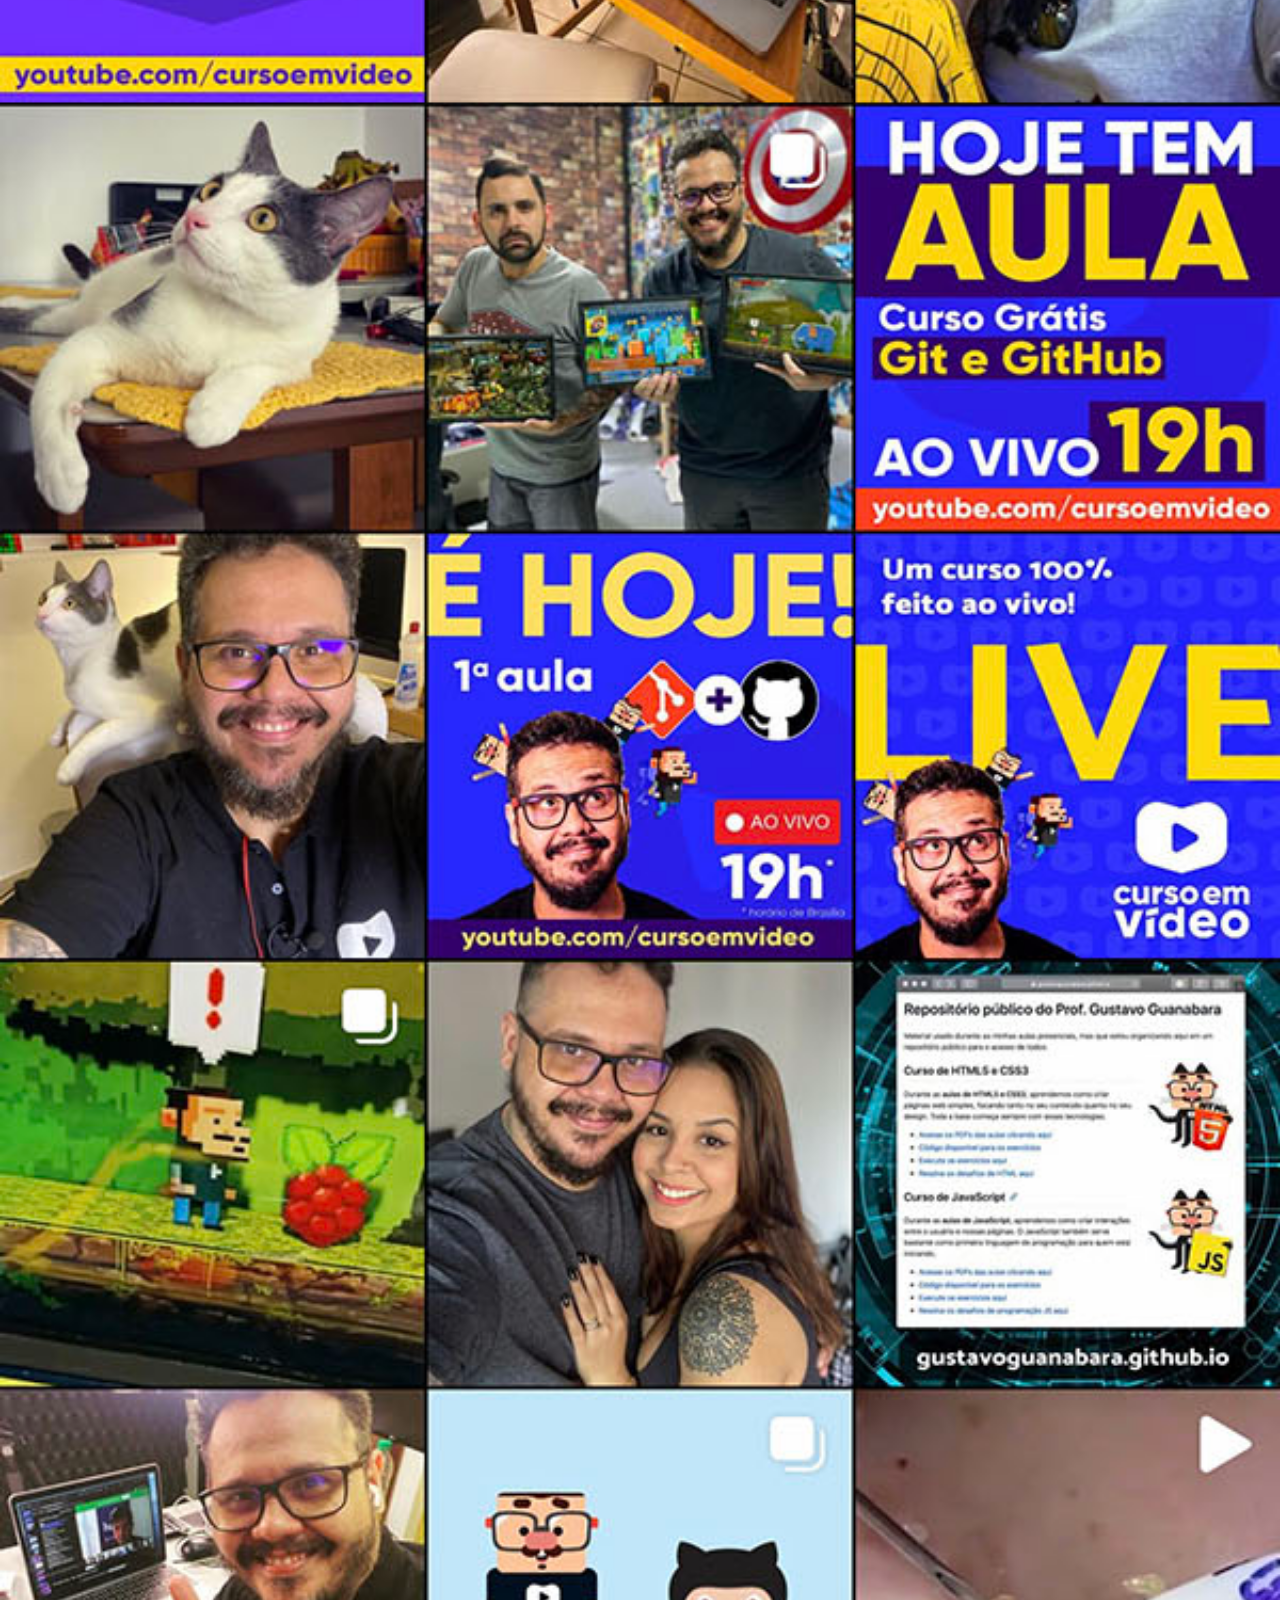
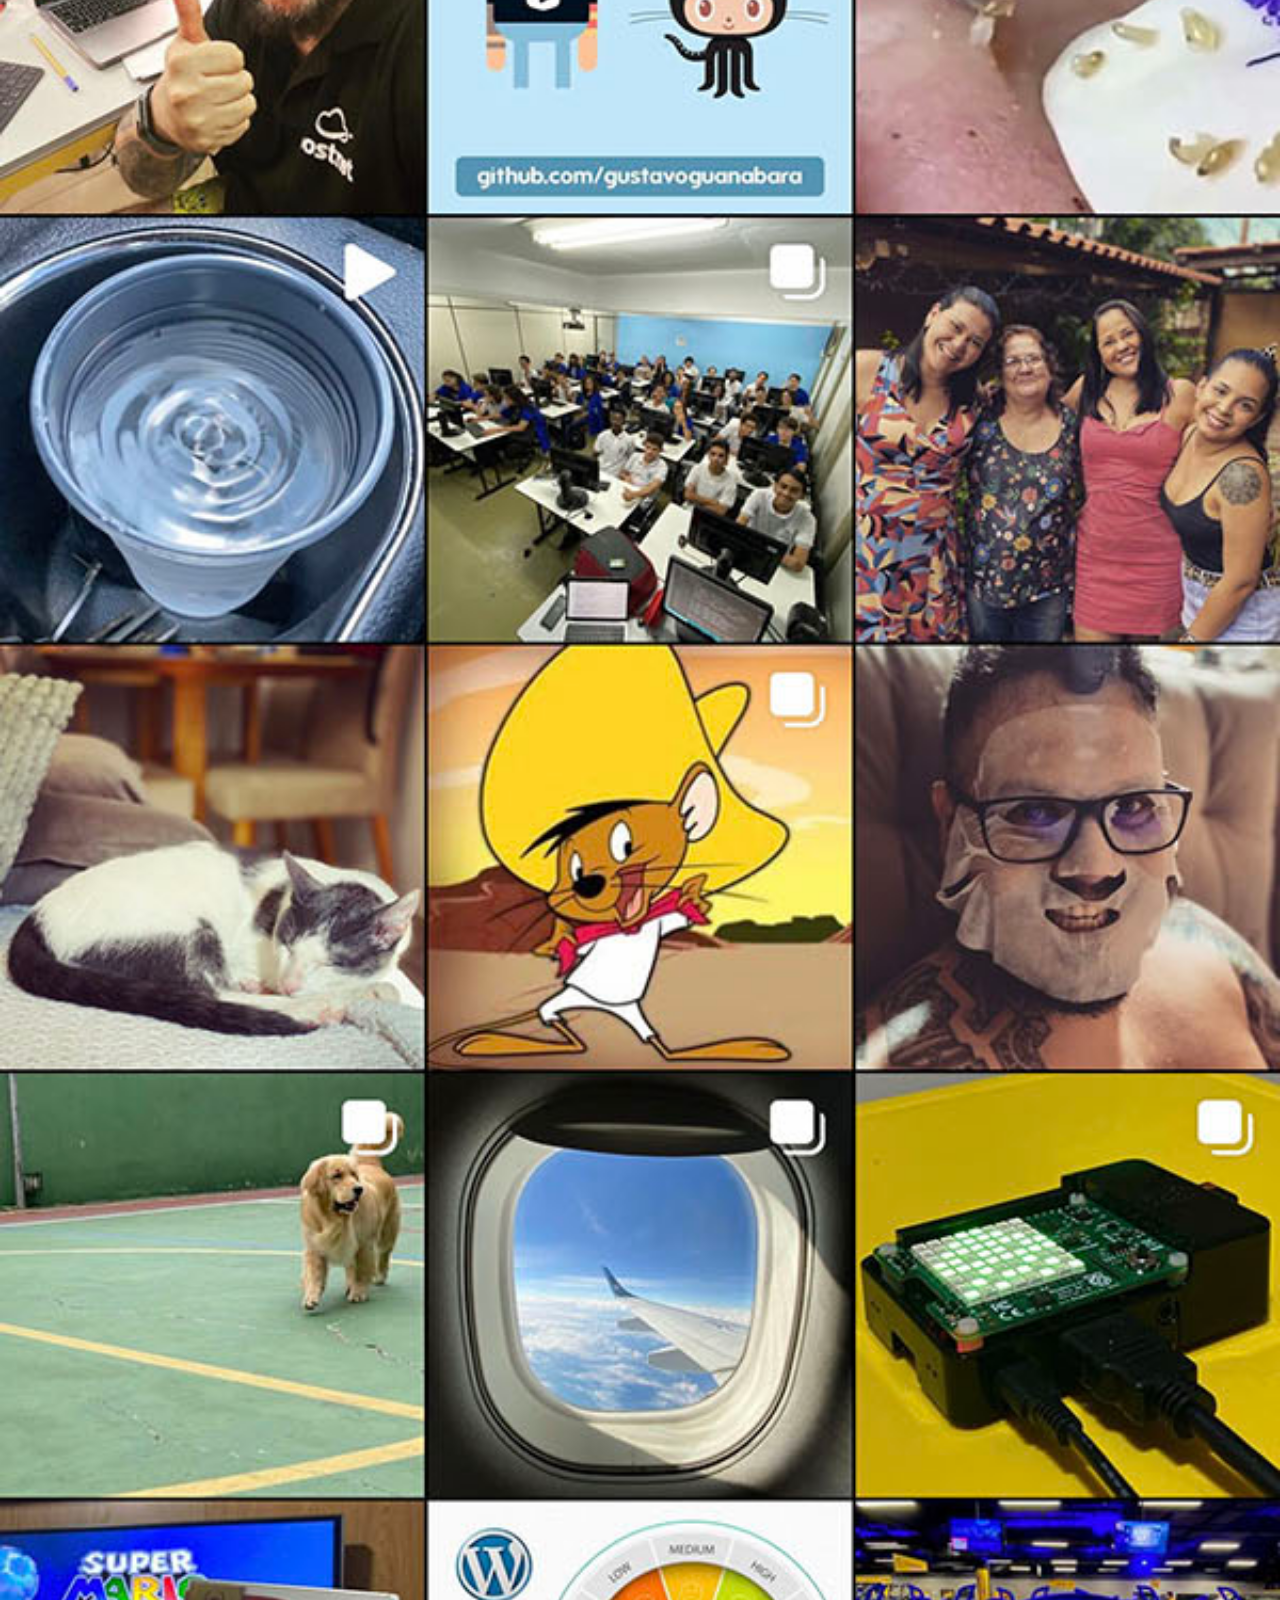
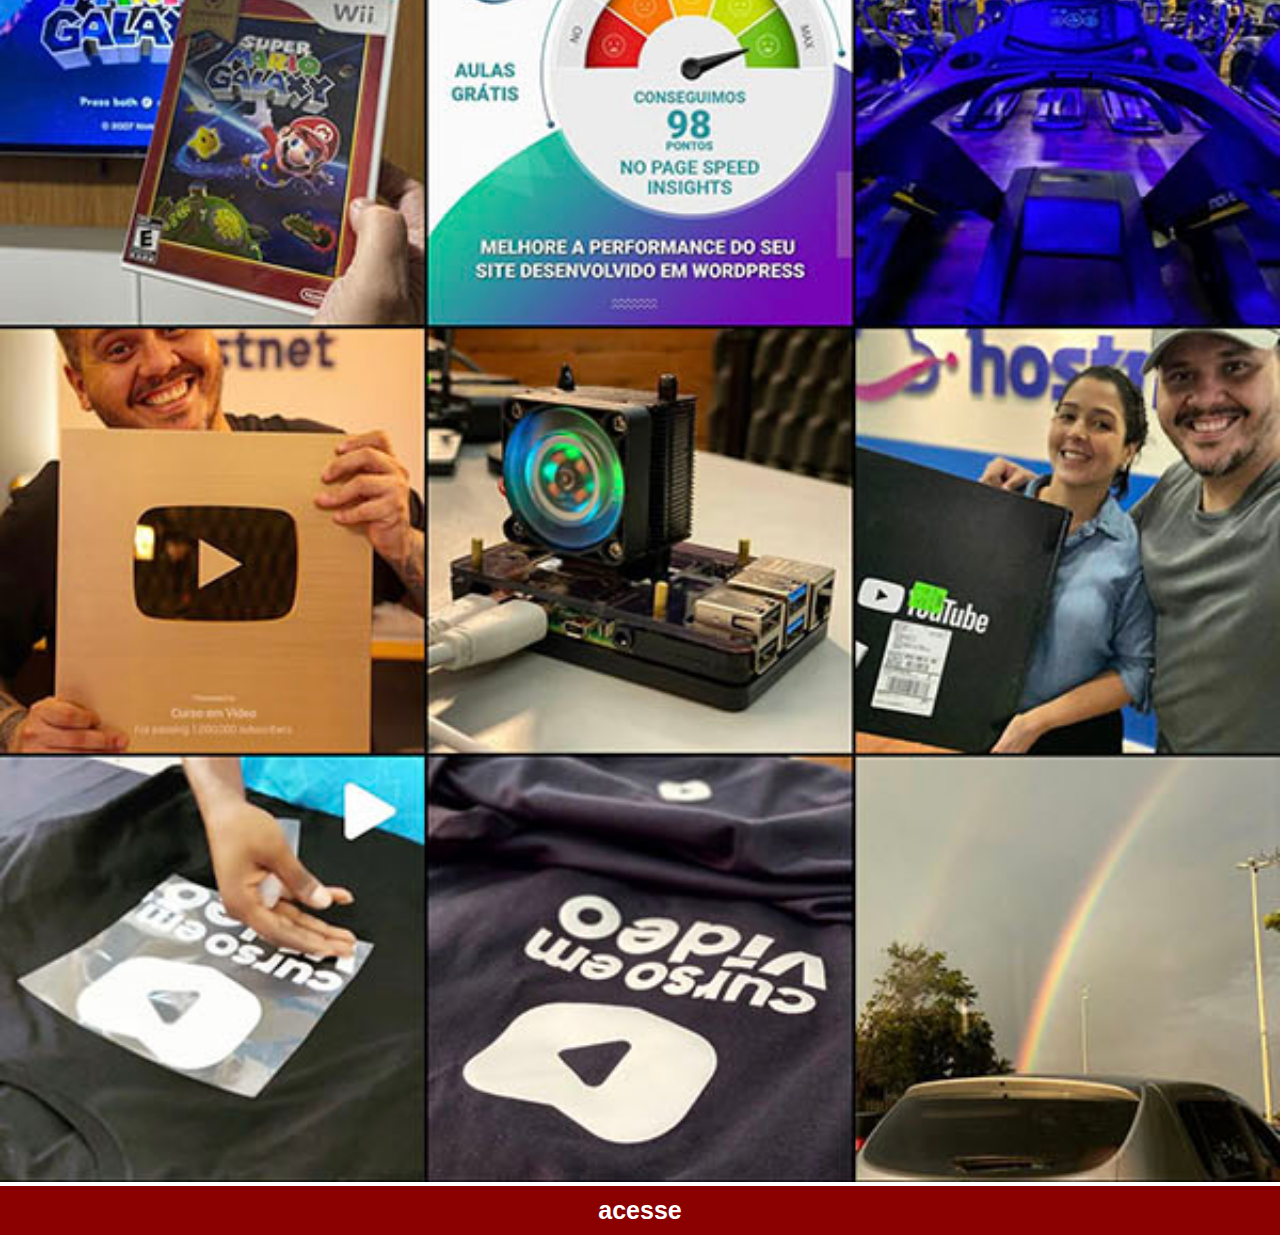
<file: instagram.html>
<!DOCTYPE html>
<html lang="en">
<head>
    <meta charset="UTF-8">
    <meta http-equiv="X-UA-Compatible" content="IE=edge">
    <meta name="viewport" content="width=device-width, initial-scale=1.0">
    <title>Document</title>
    <link rel="stylesheet" href="estilos/redes.css">
</head>
<body>
    <img src="imagens/tela-instagram.jpg" alt="">
    <a href="" target="_blank">acesse</a>
</body>
</html>
</file>
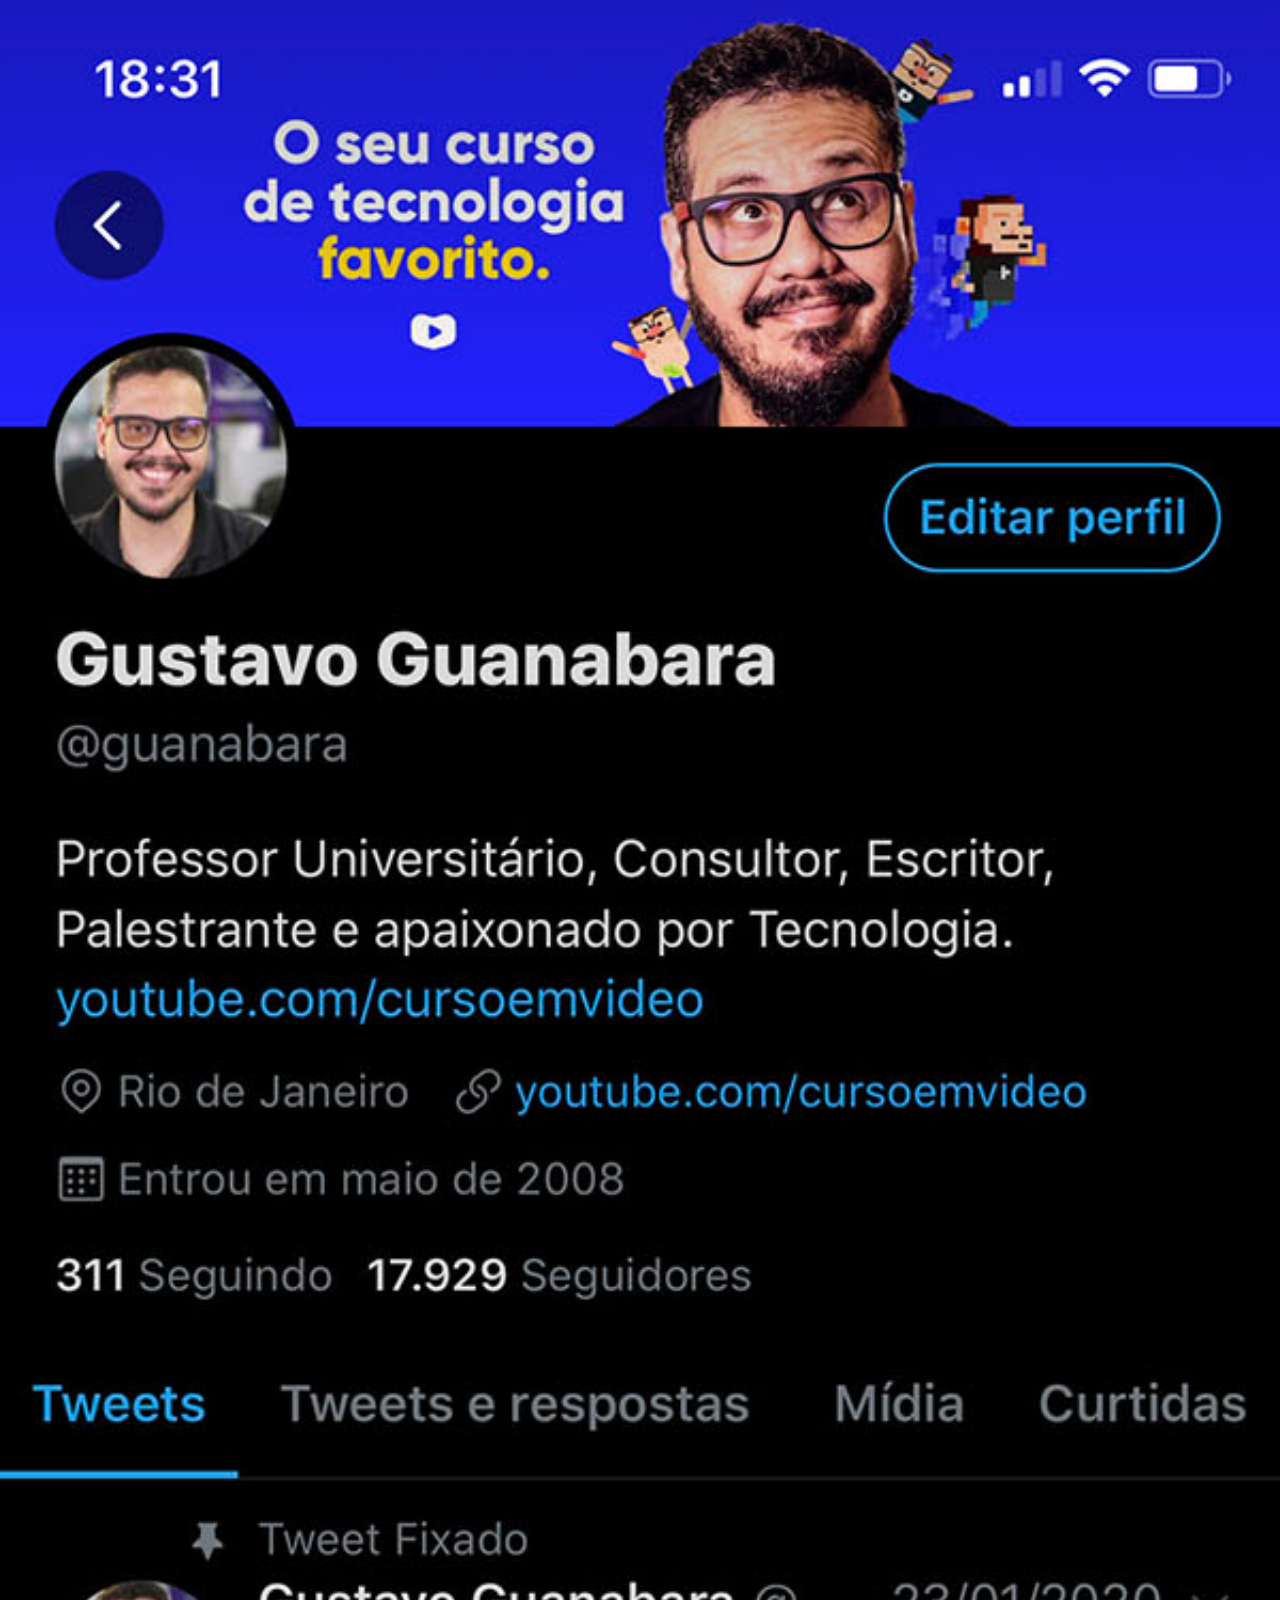
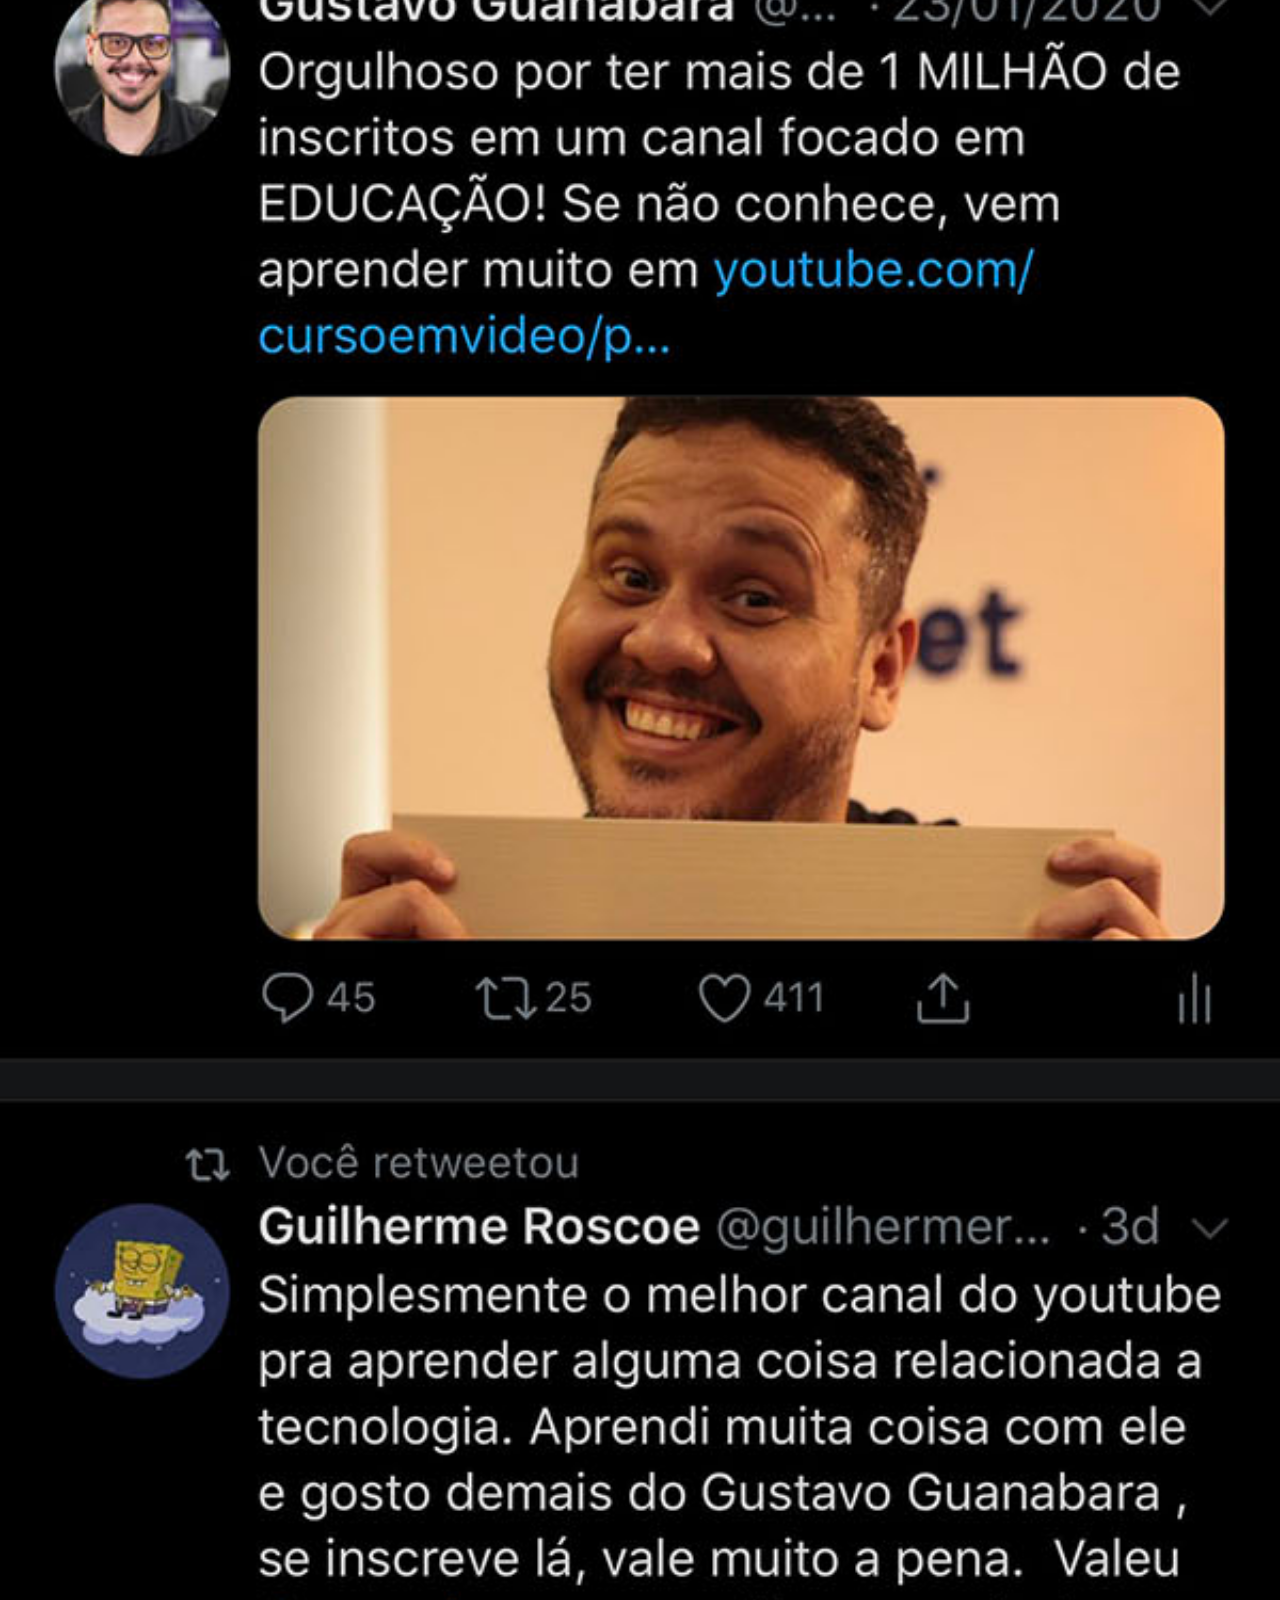
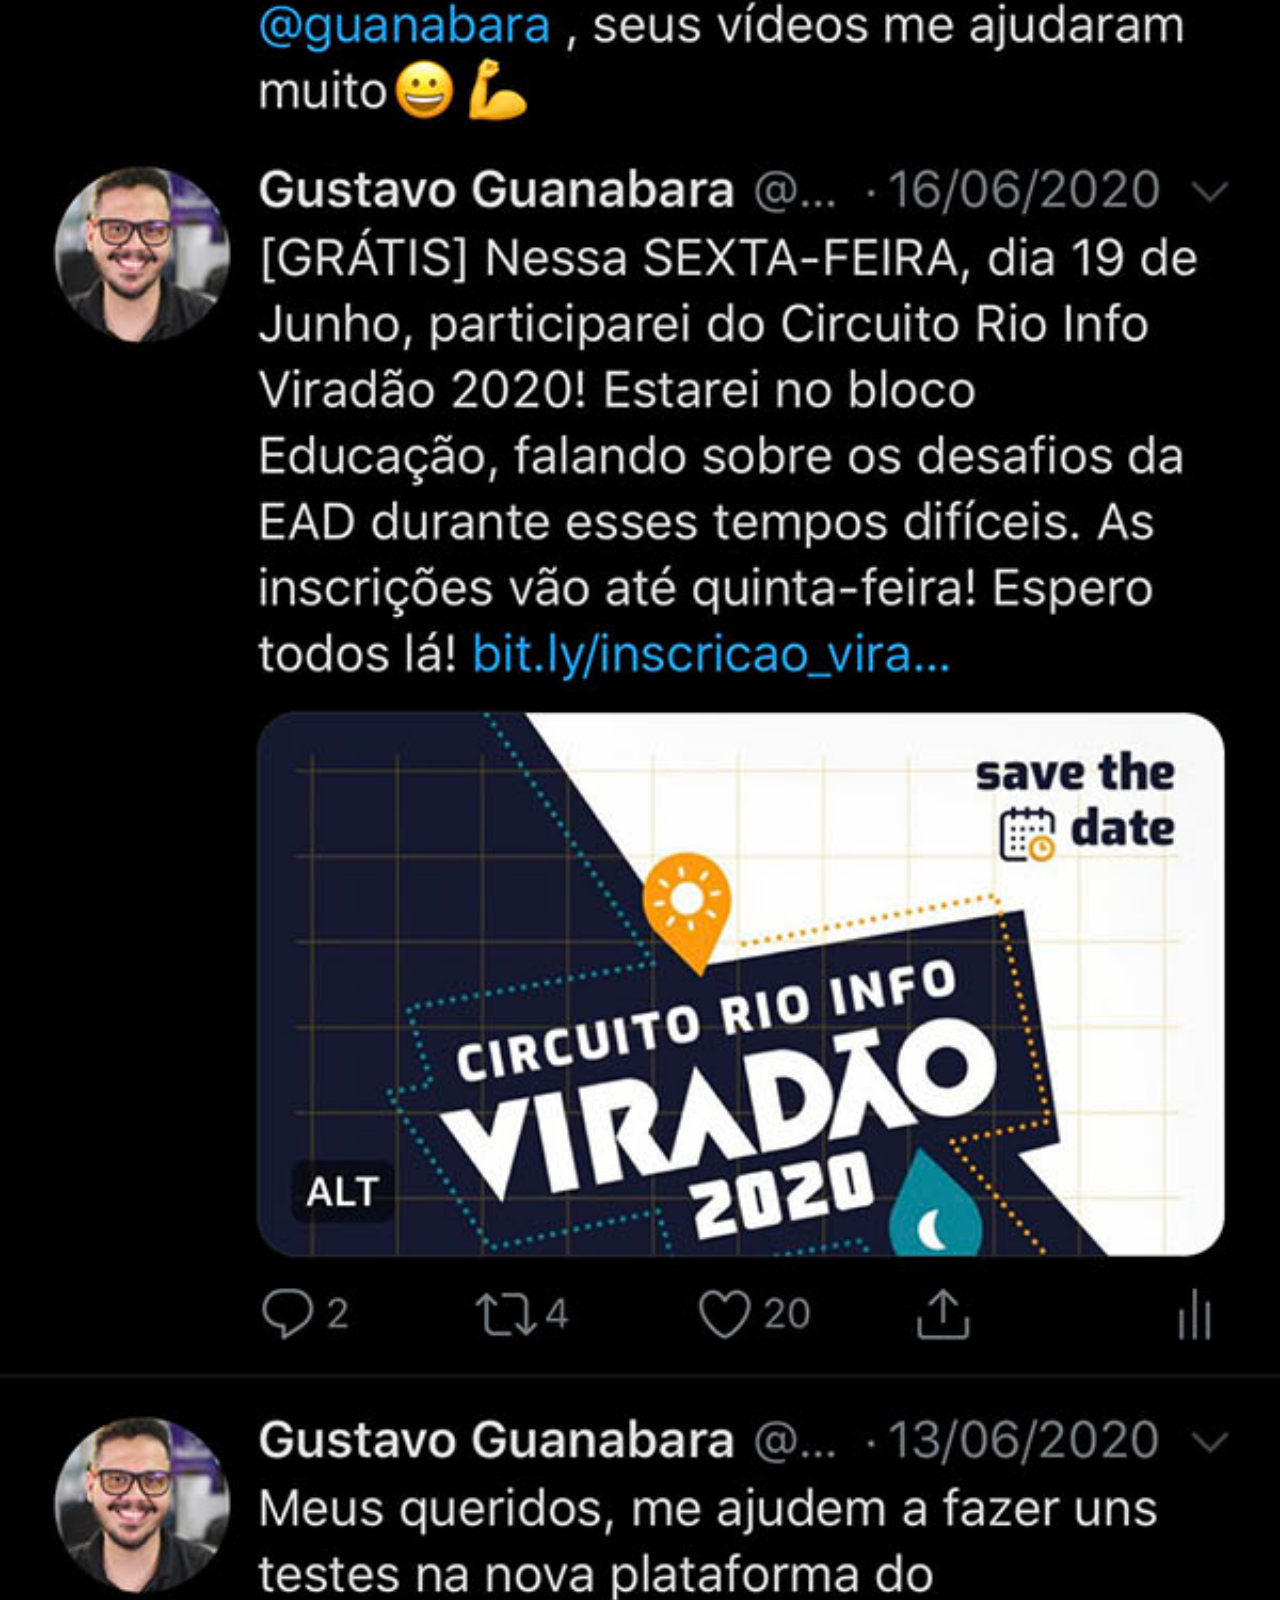
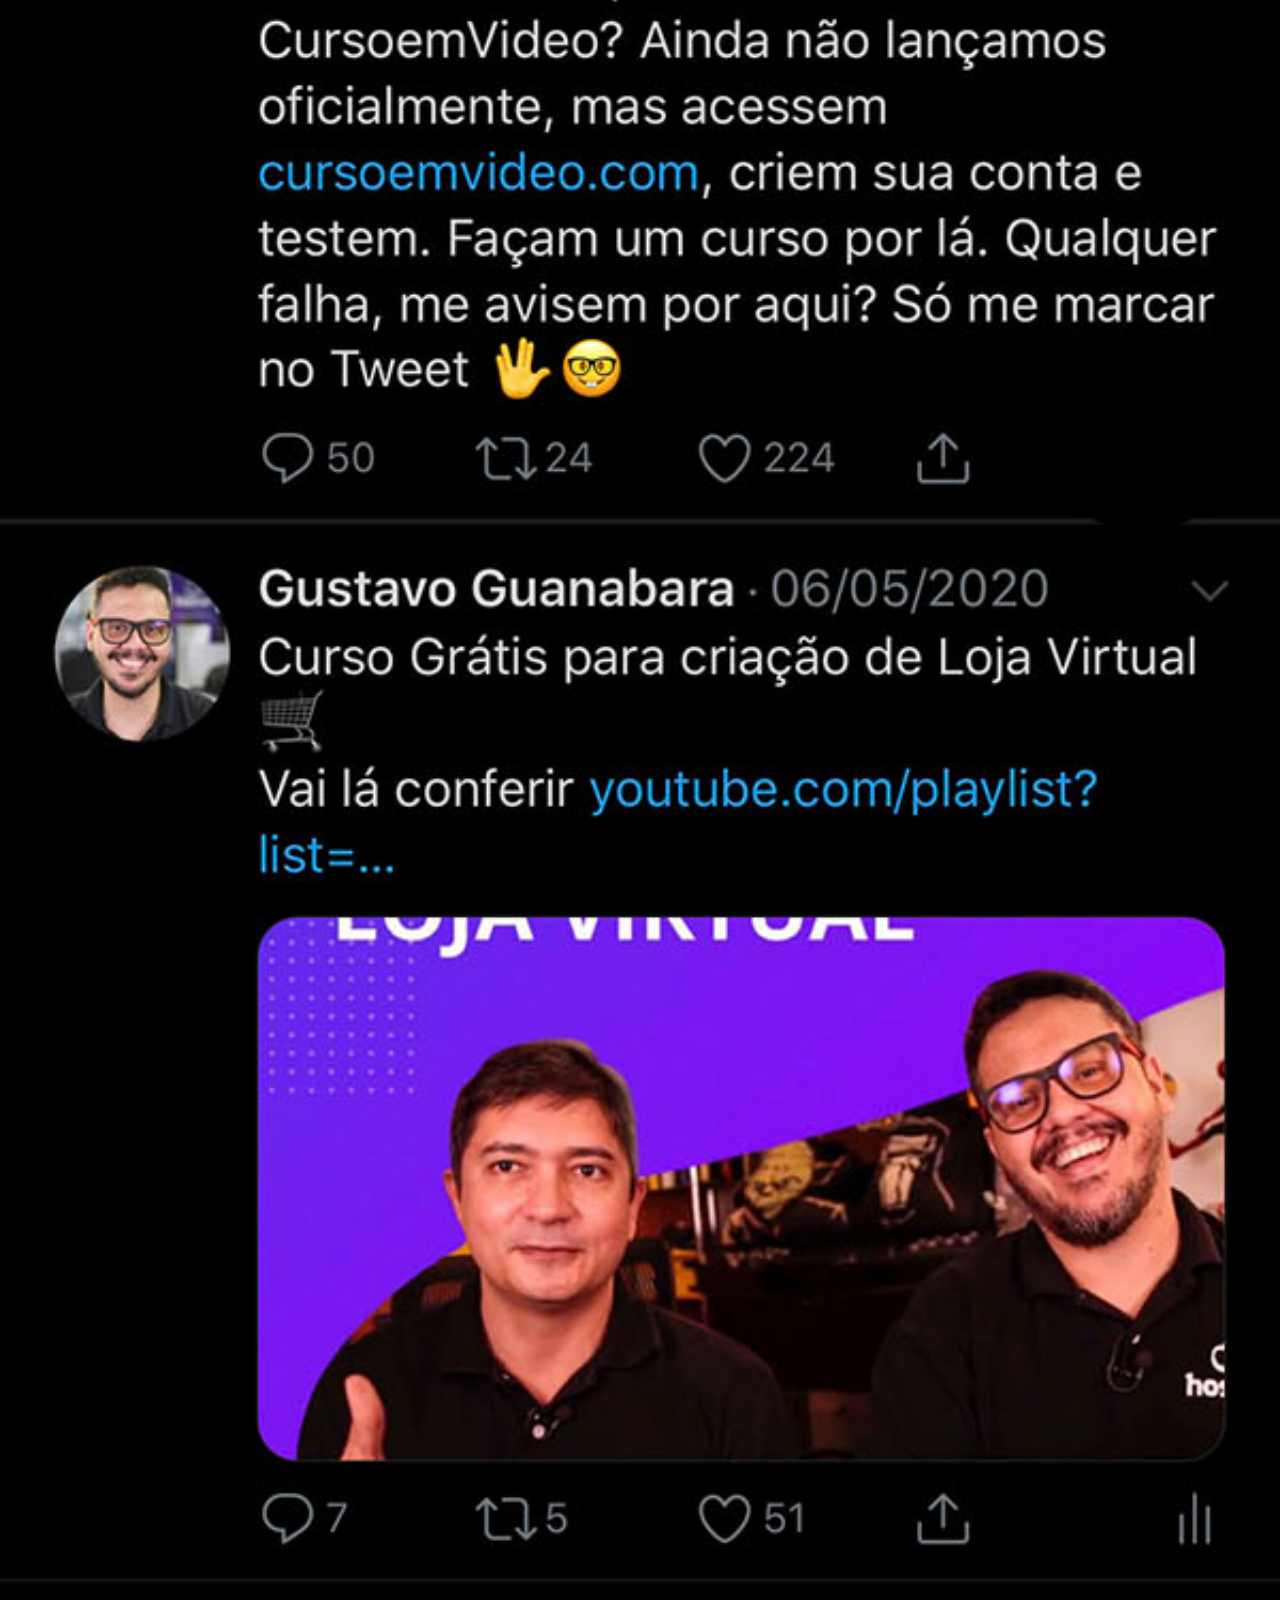
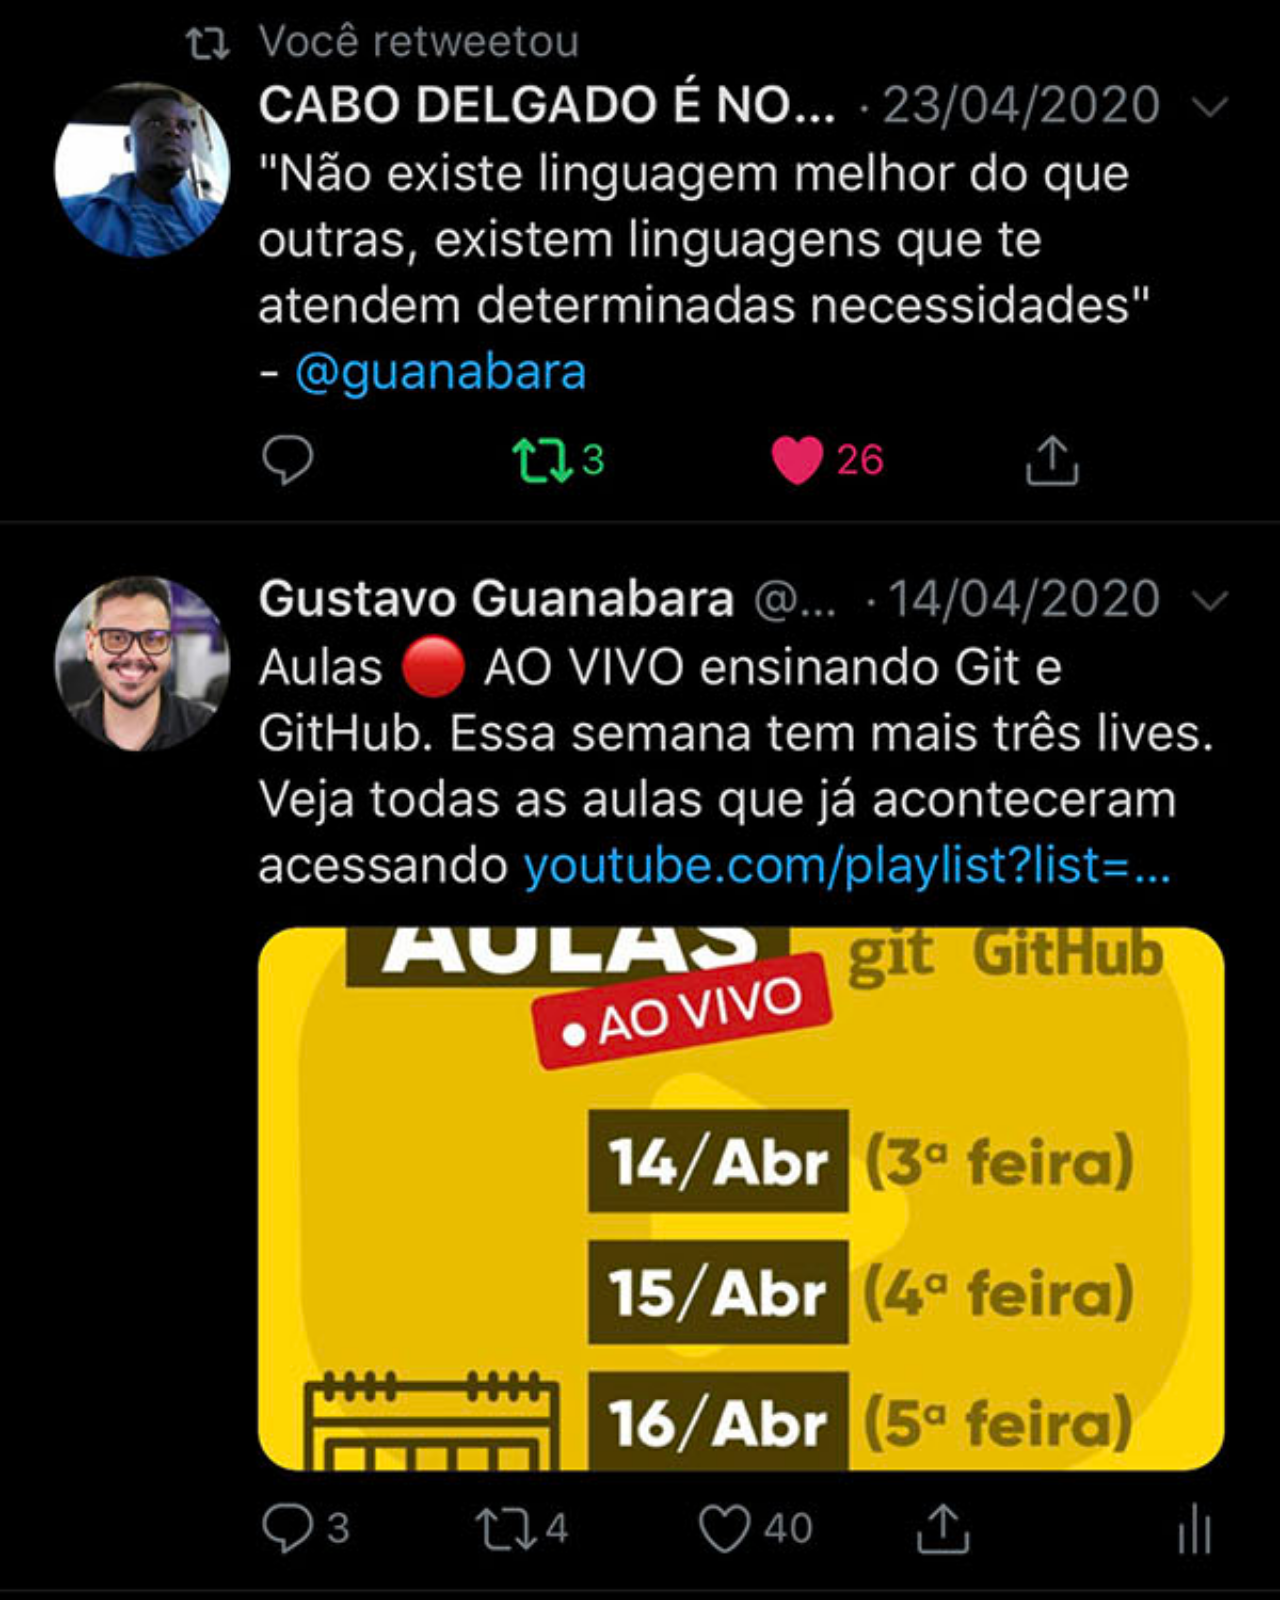
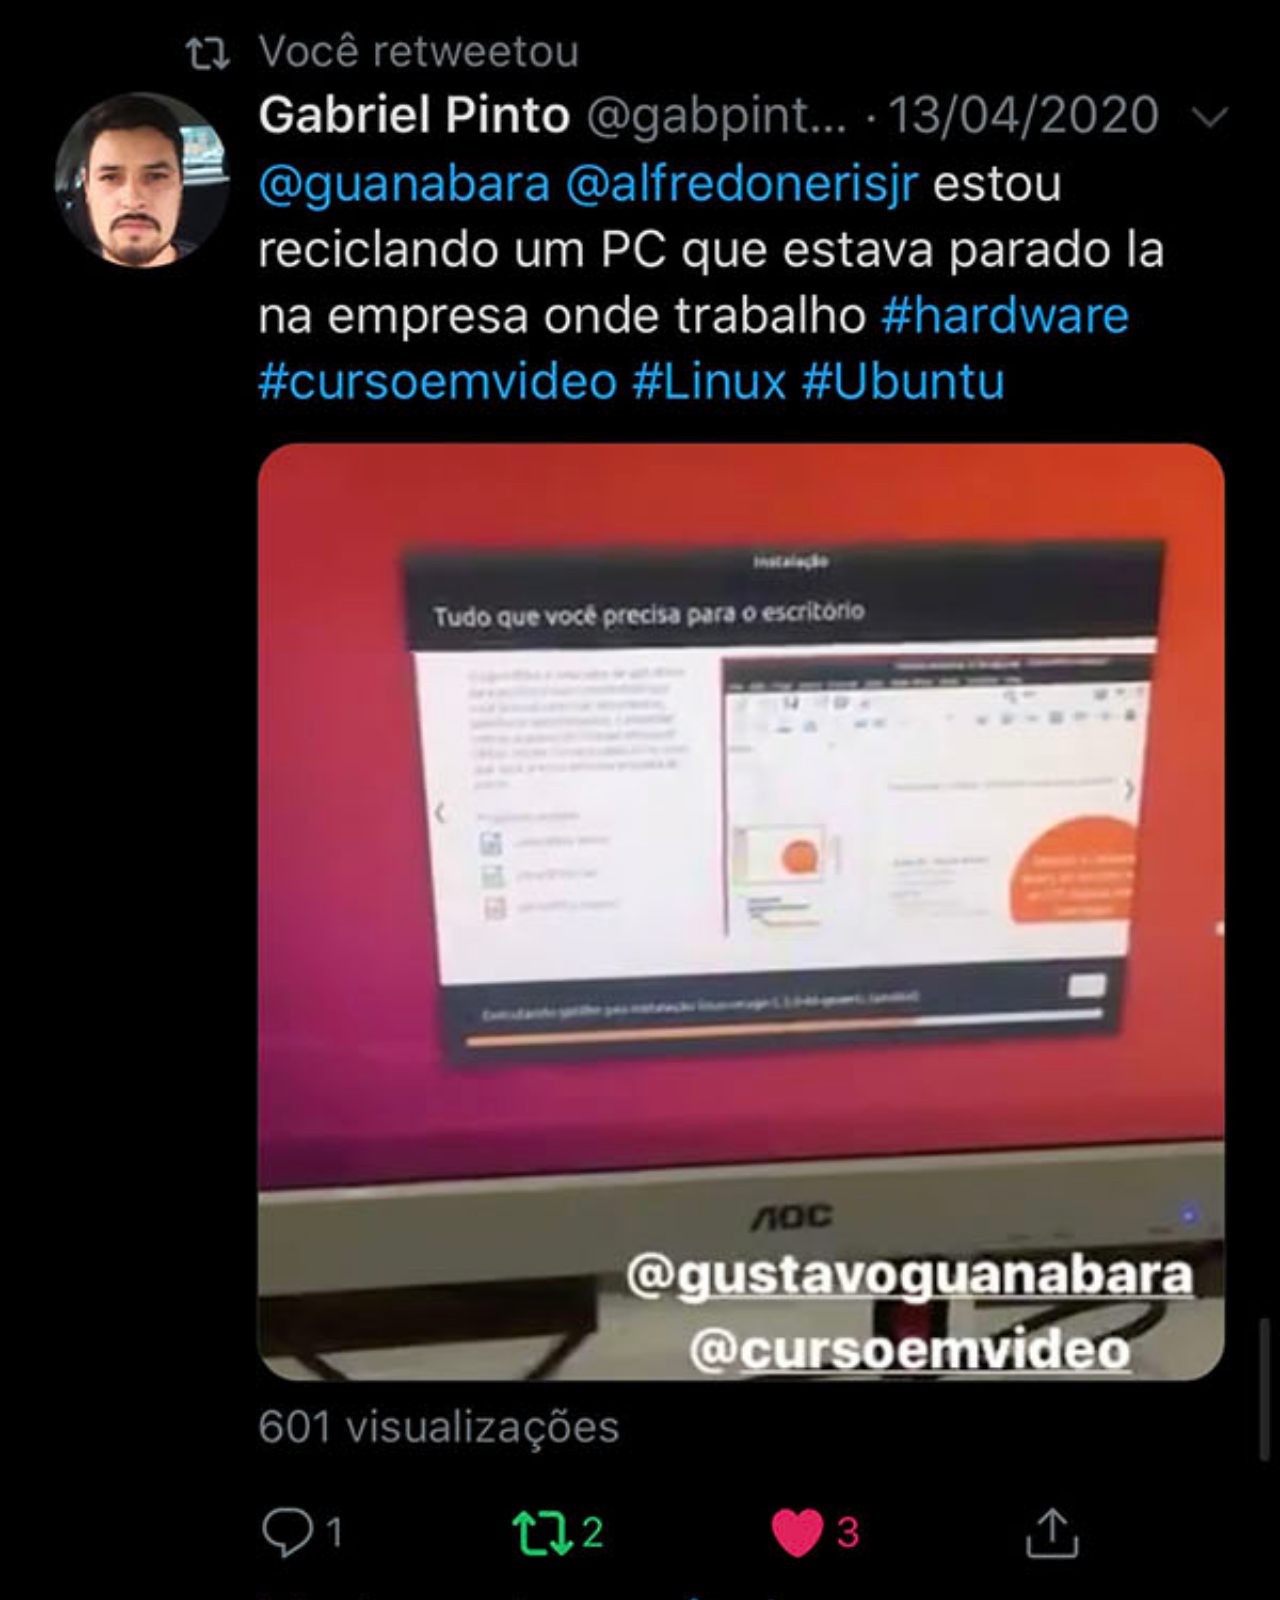
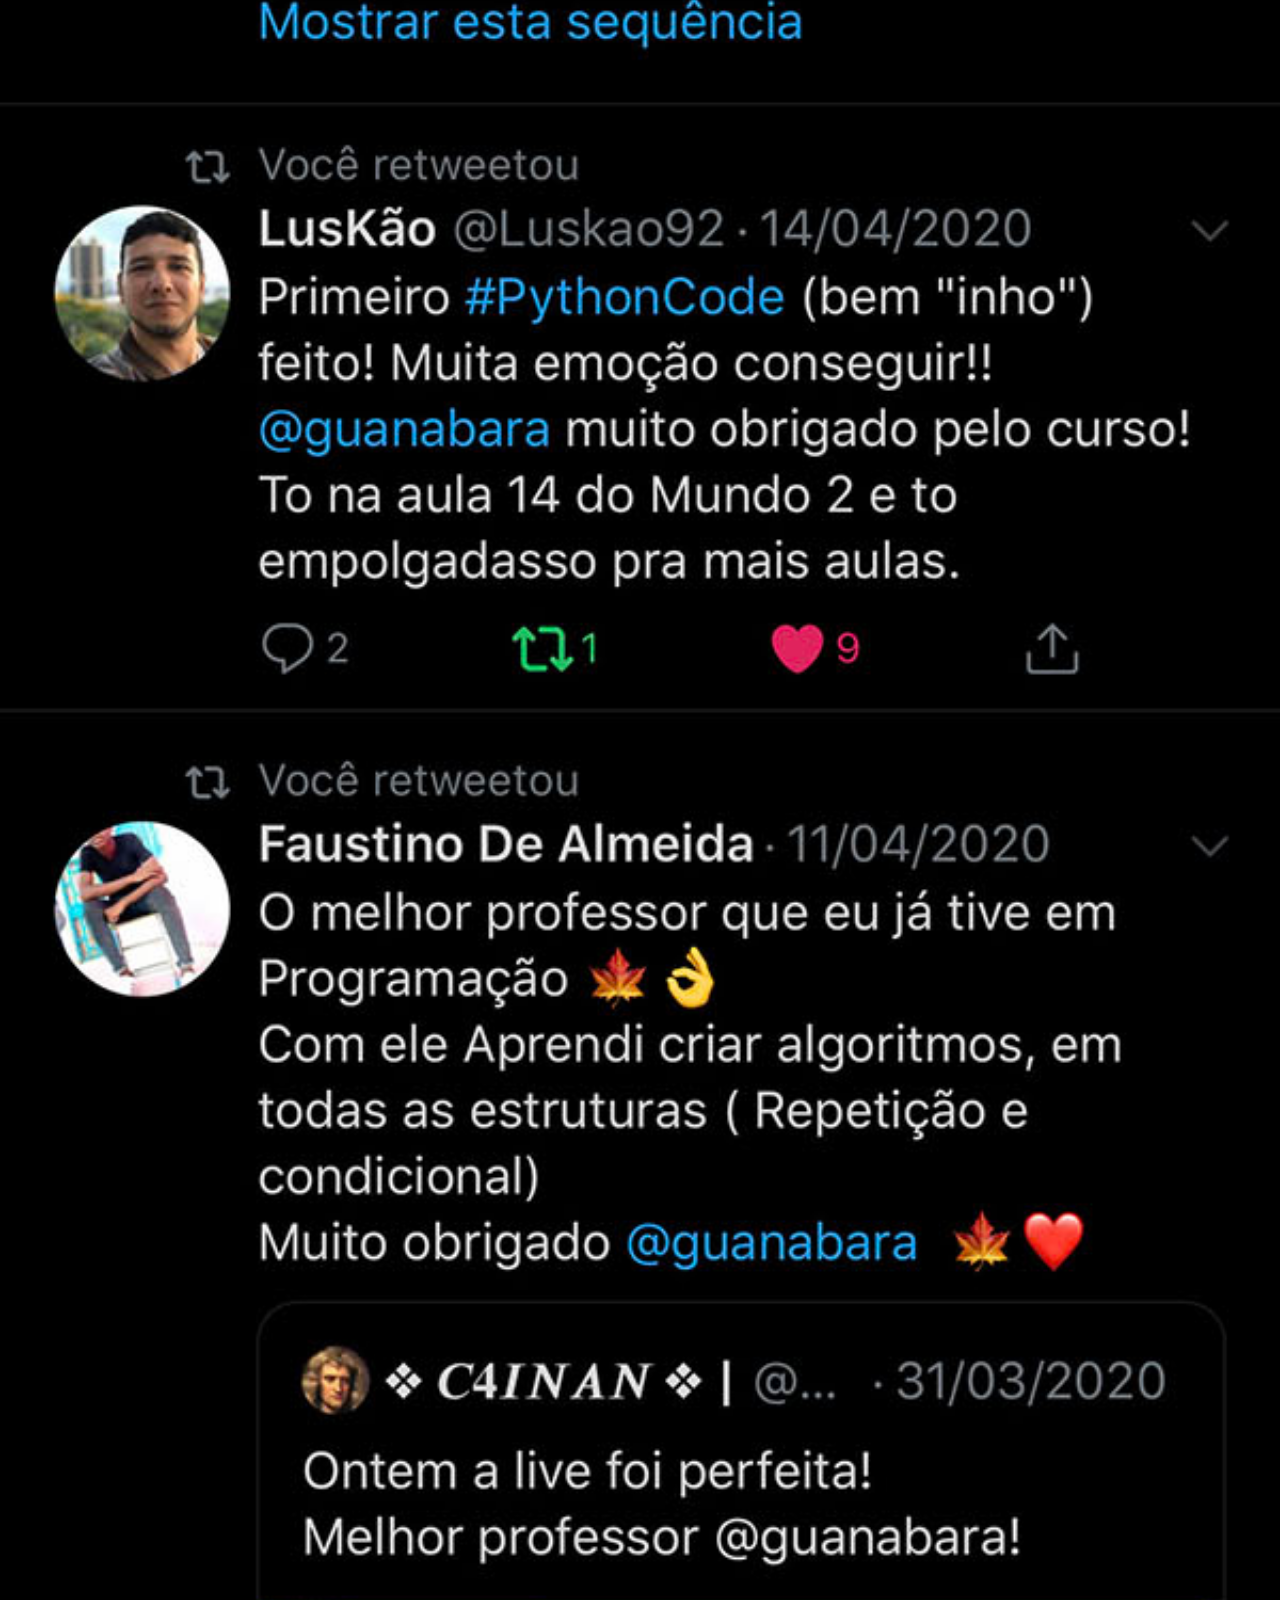
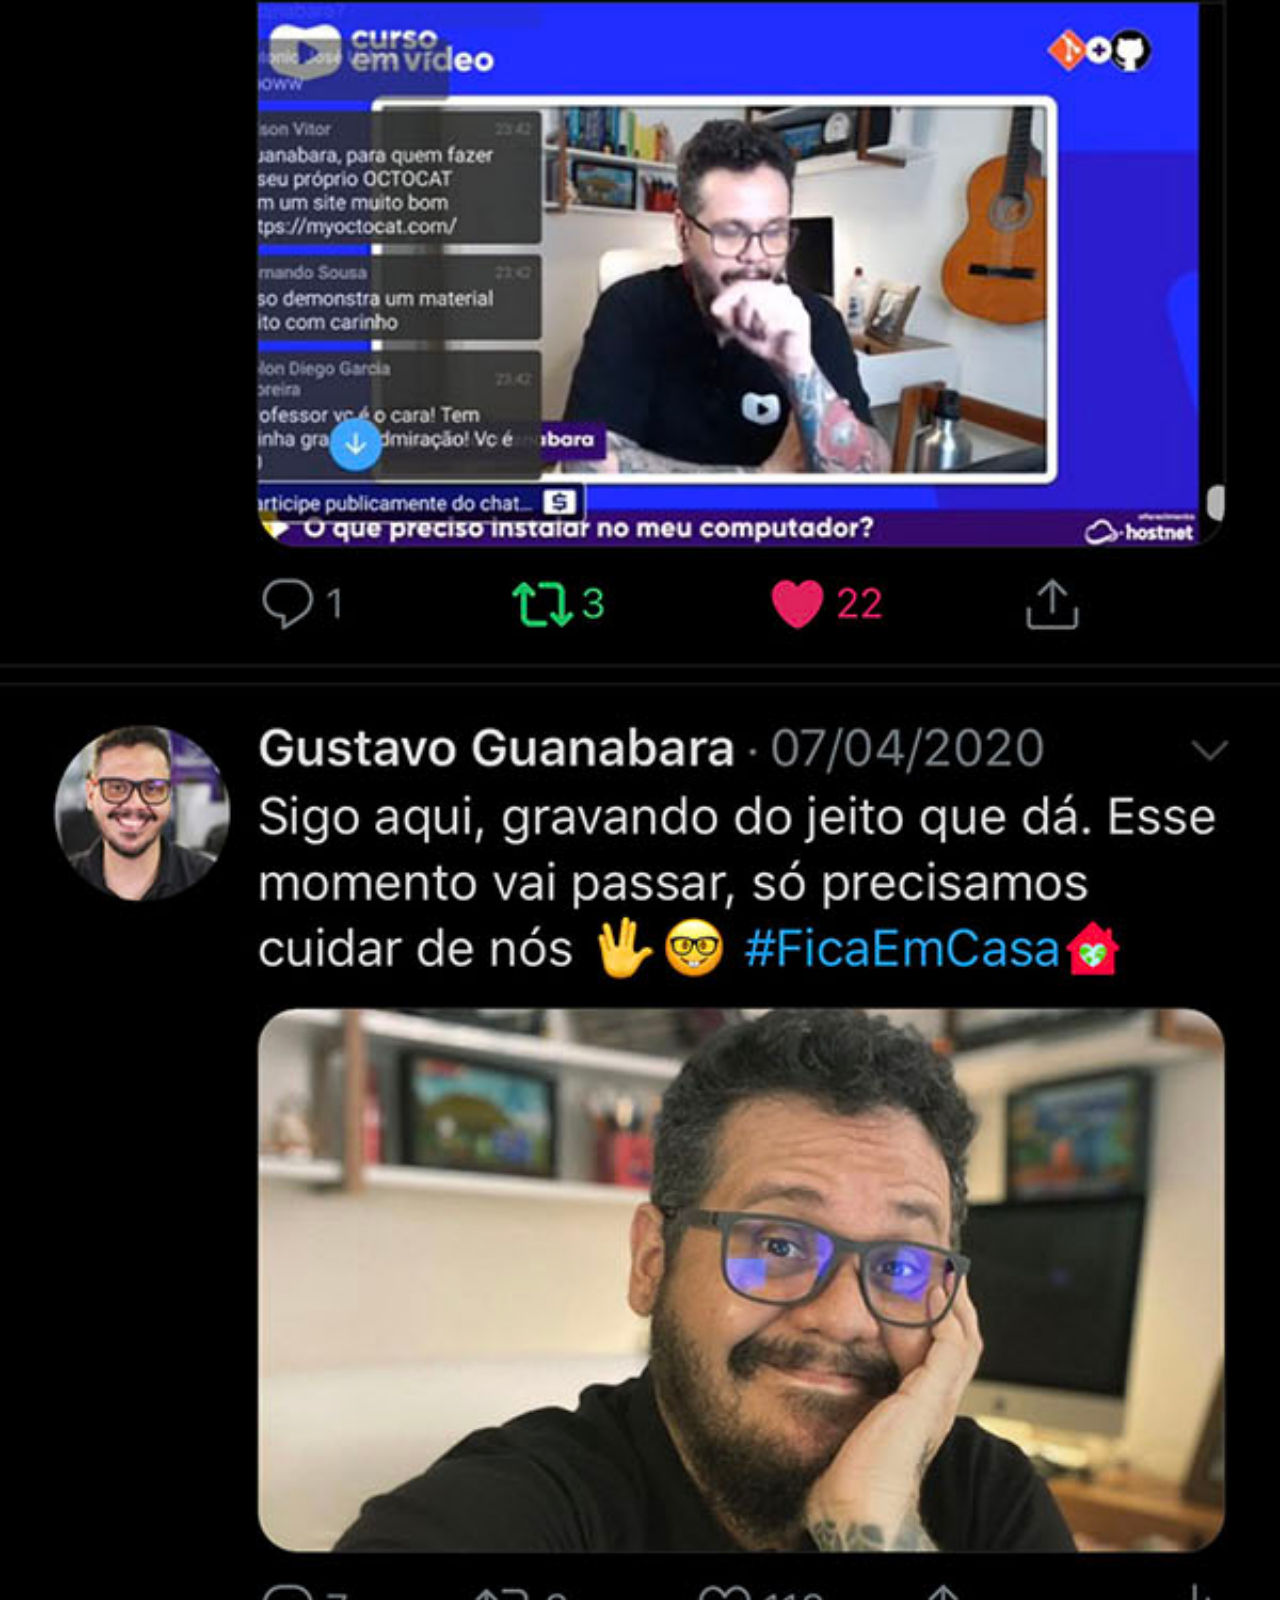
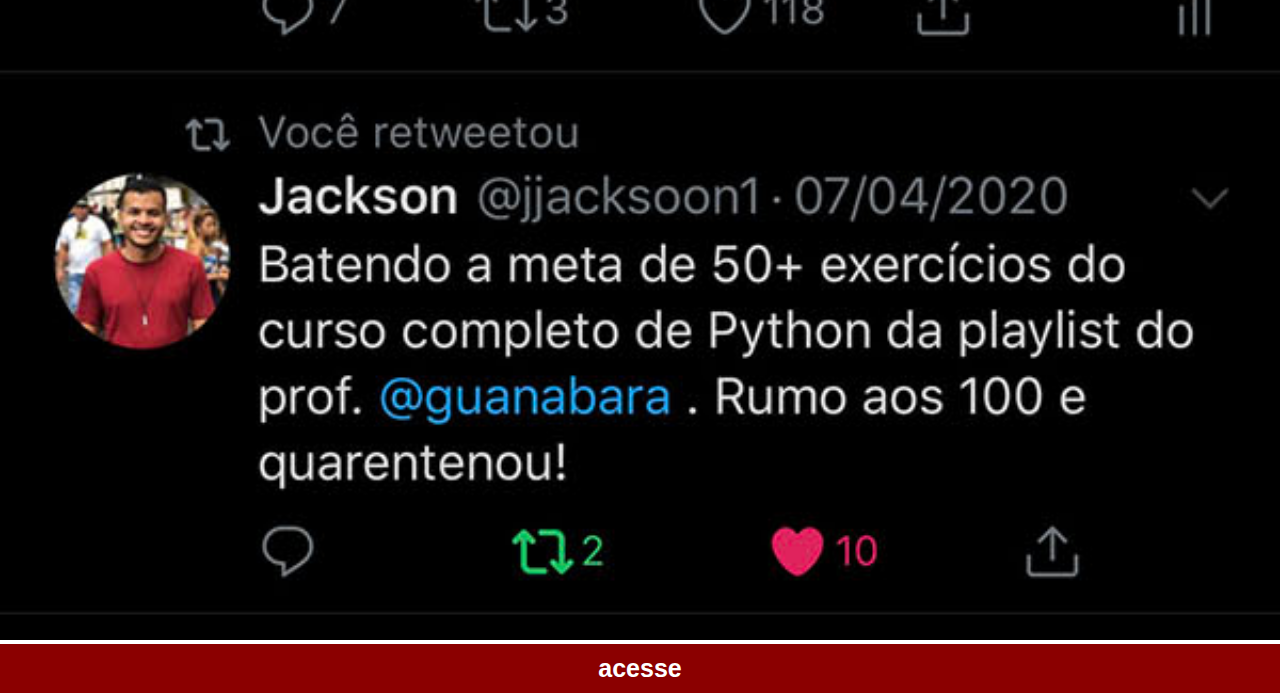
<file: twitter.html>
<!DOCTYPE html>
<html lang="en">
<head>
    <meta charset="UTF-8">
    <meta http-equiv="X-UA-Compatible" content="IE=edge">
    <meta name="viewport" content="width=device-width, initial-scale=1.0">
    <title>Document</title>
    <link rel="stylesheet" href="estilos/redes.css">
</head>
<body>
    <img src="imagens/tela-twitter.jpg" alt="">
    <a href="https//www.youtube.com" target="_blank">acesse</a>
</body>
</html>
</file>
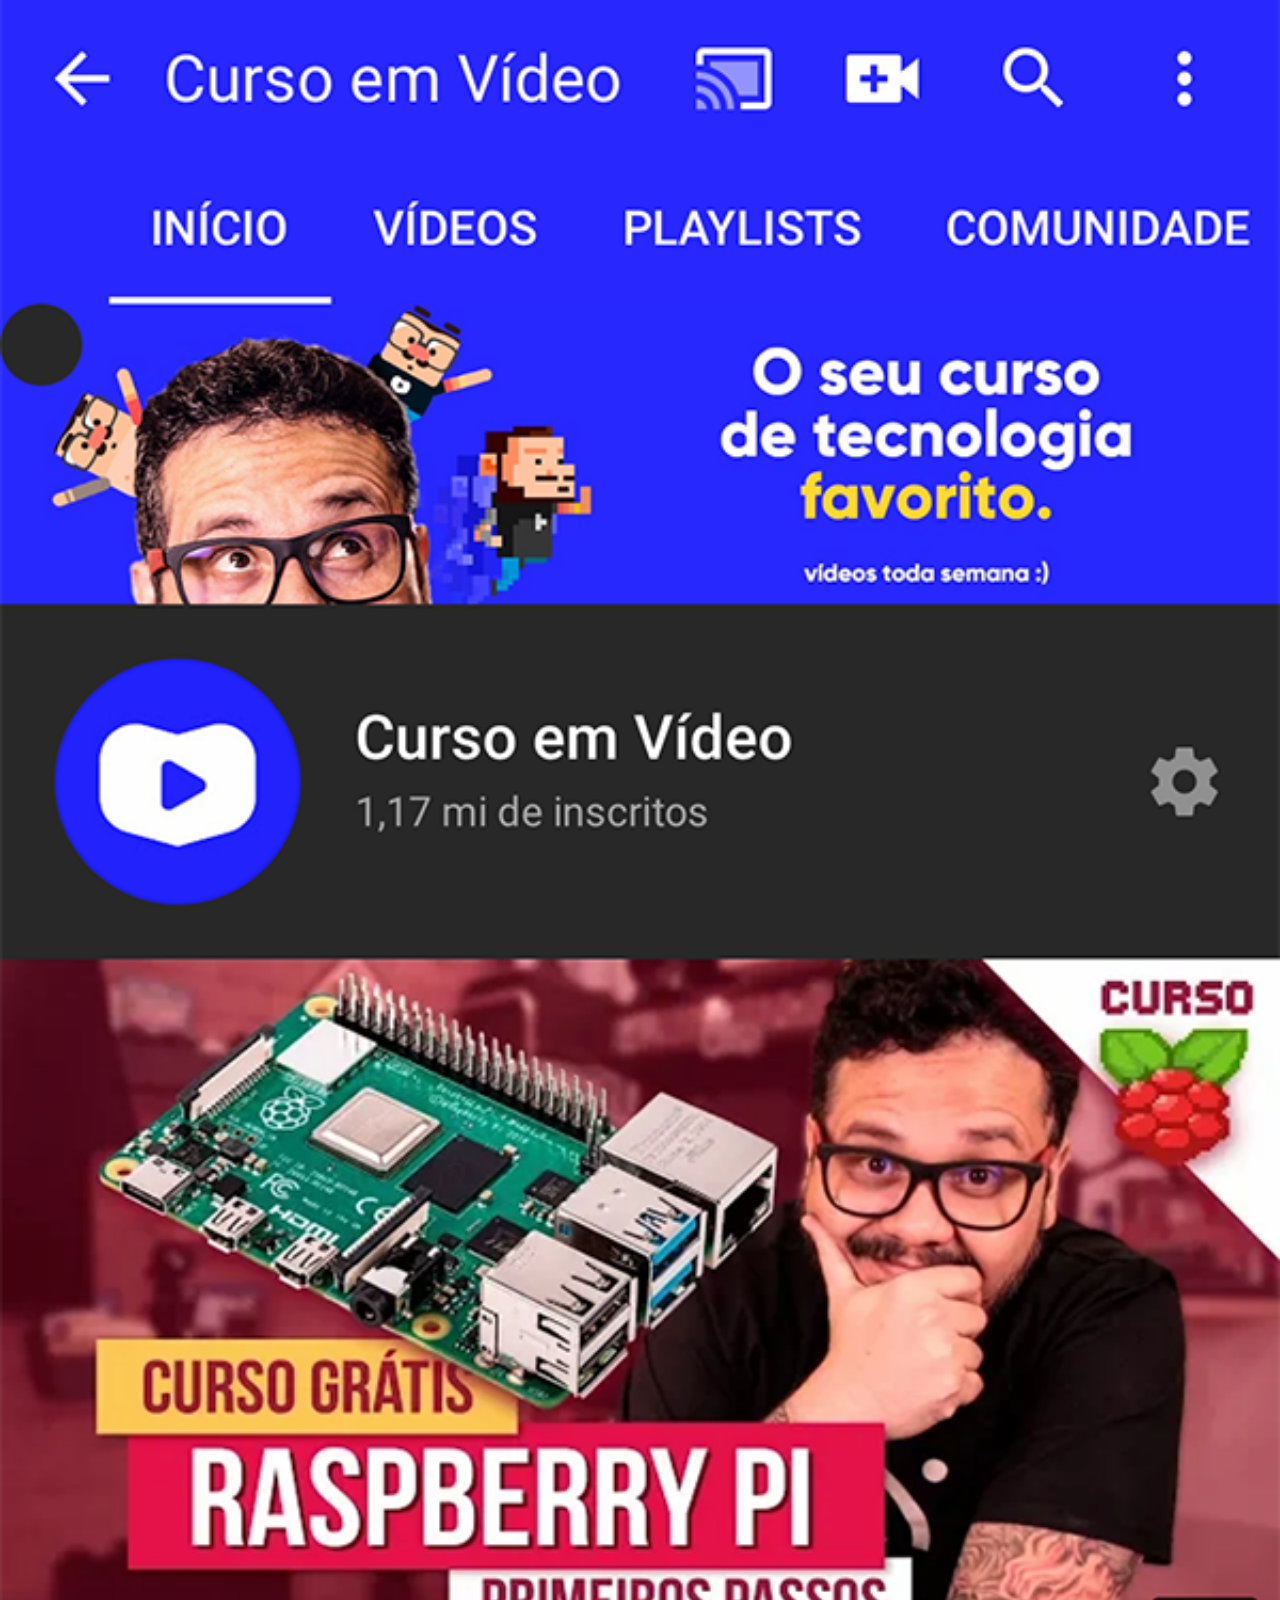
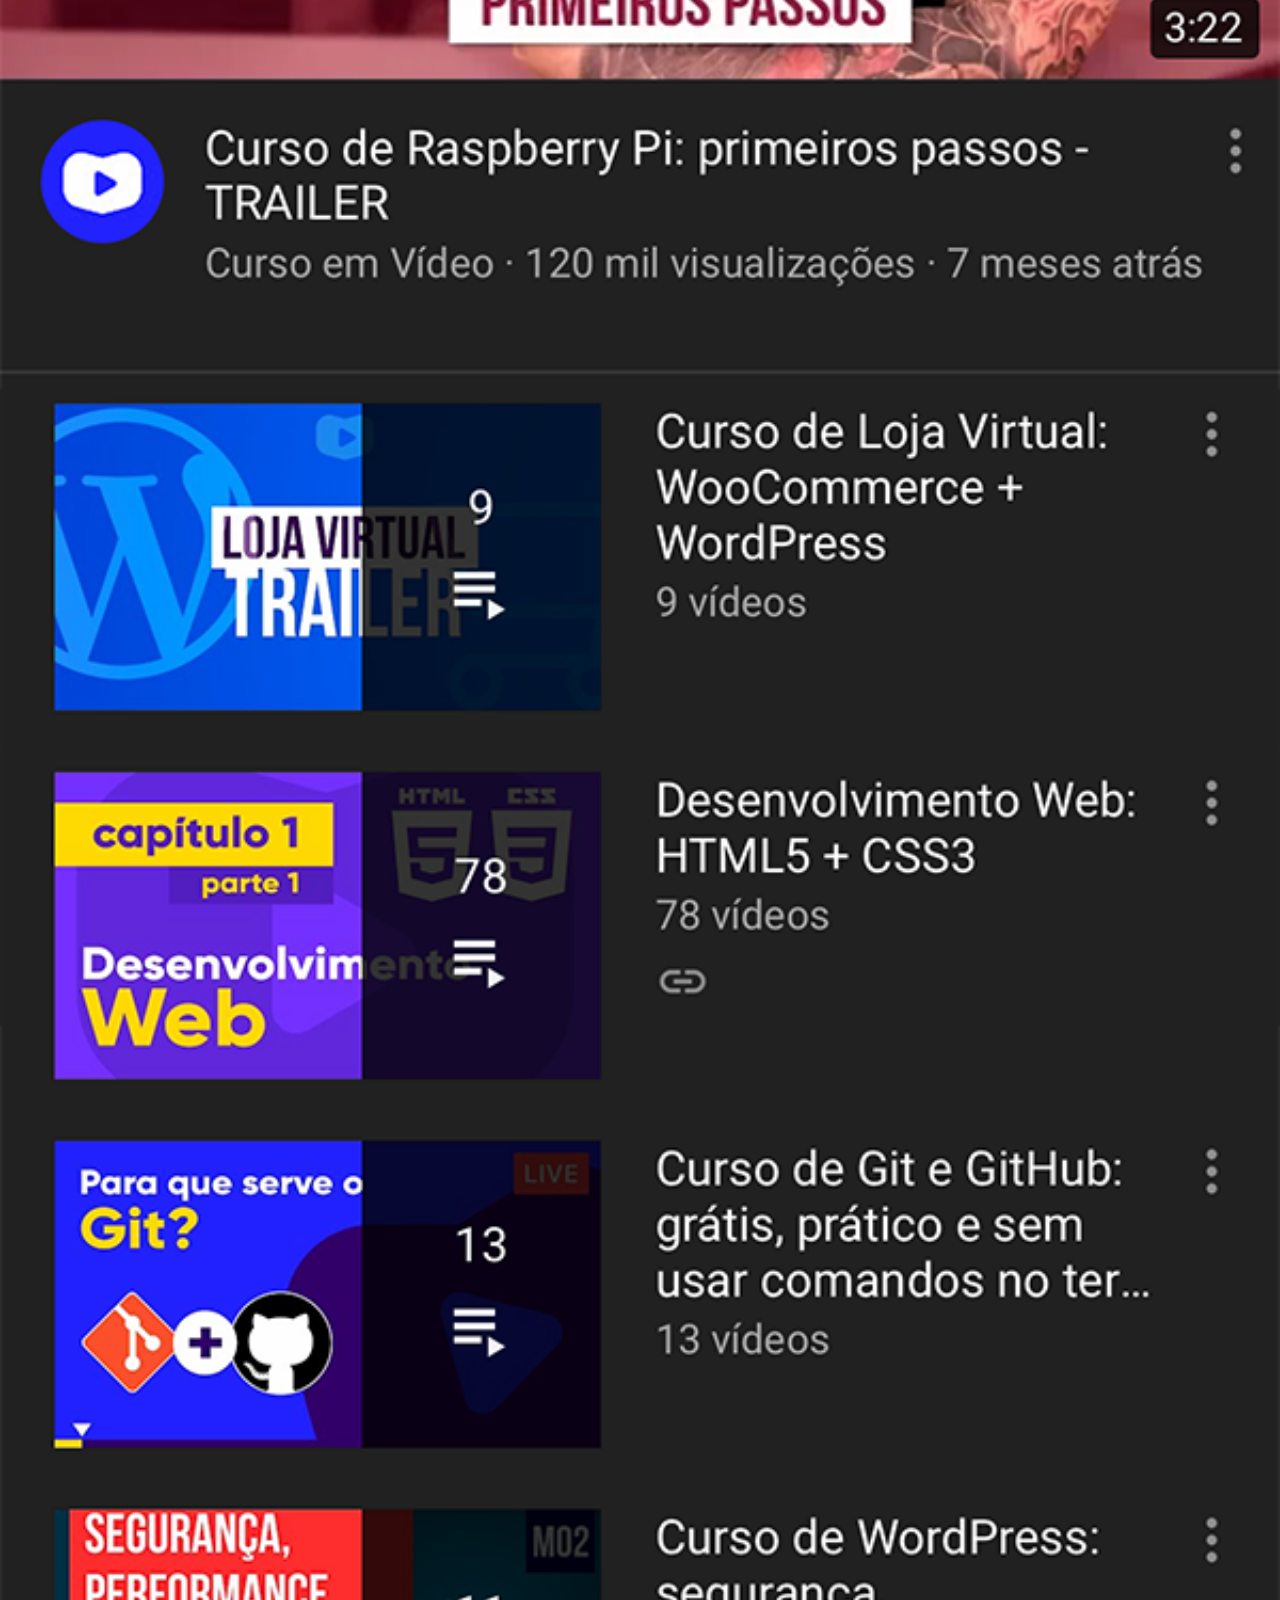
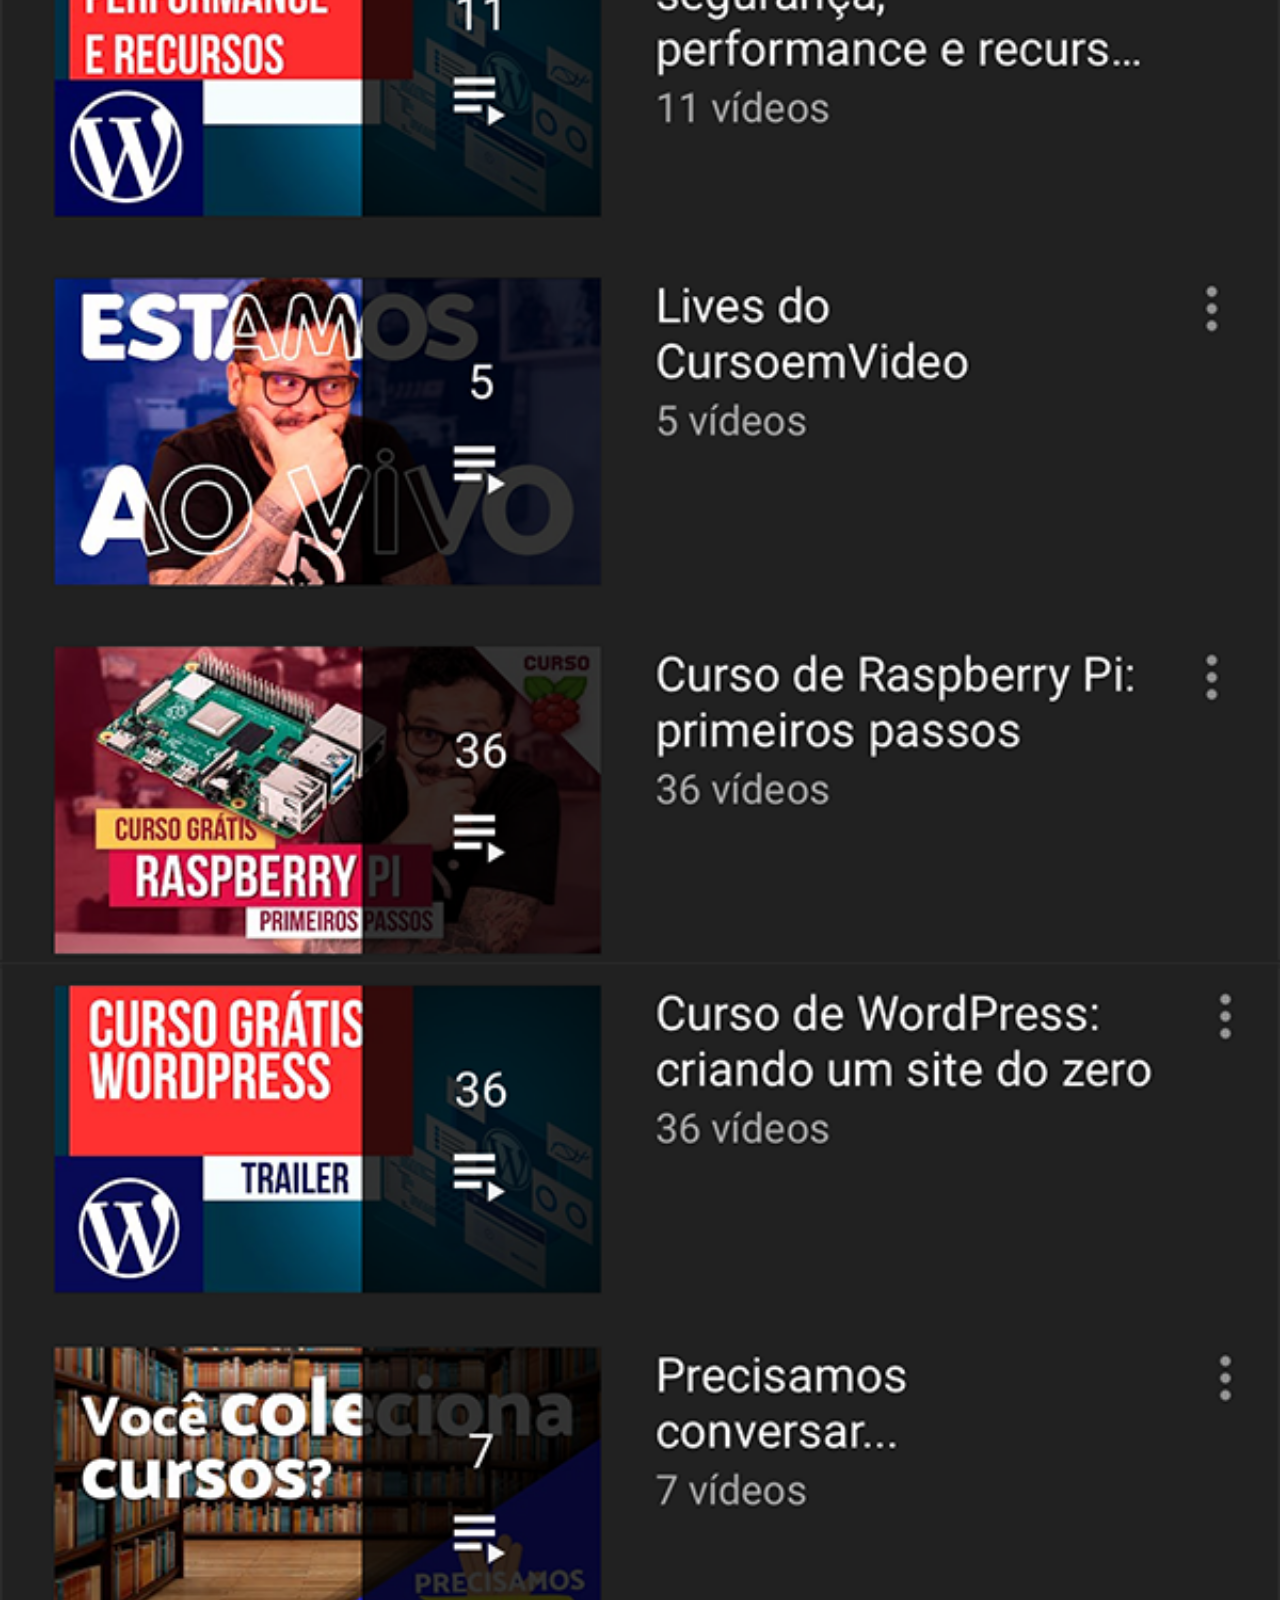
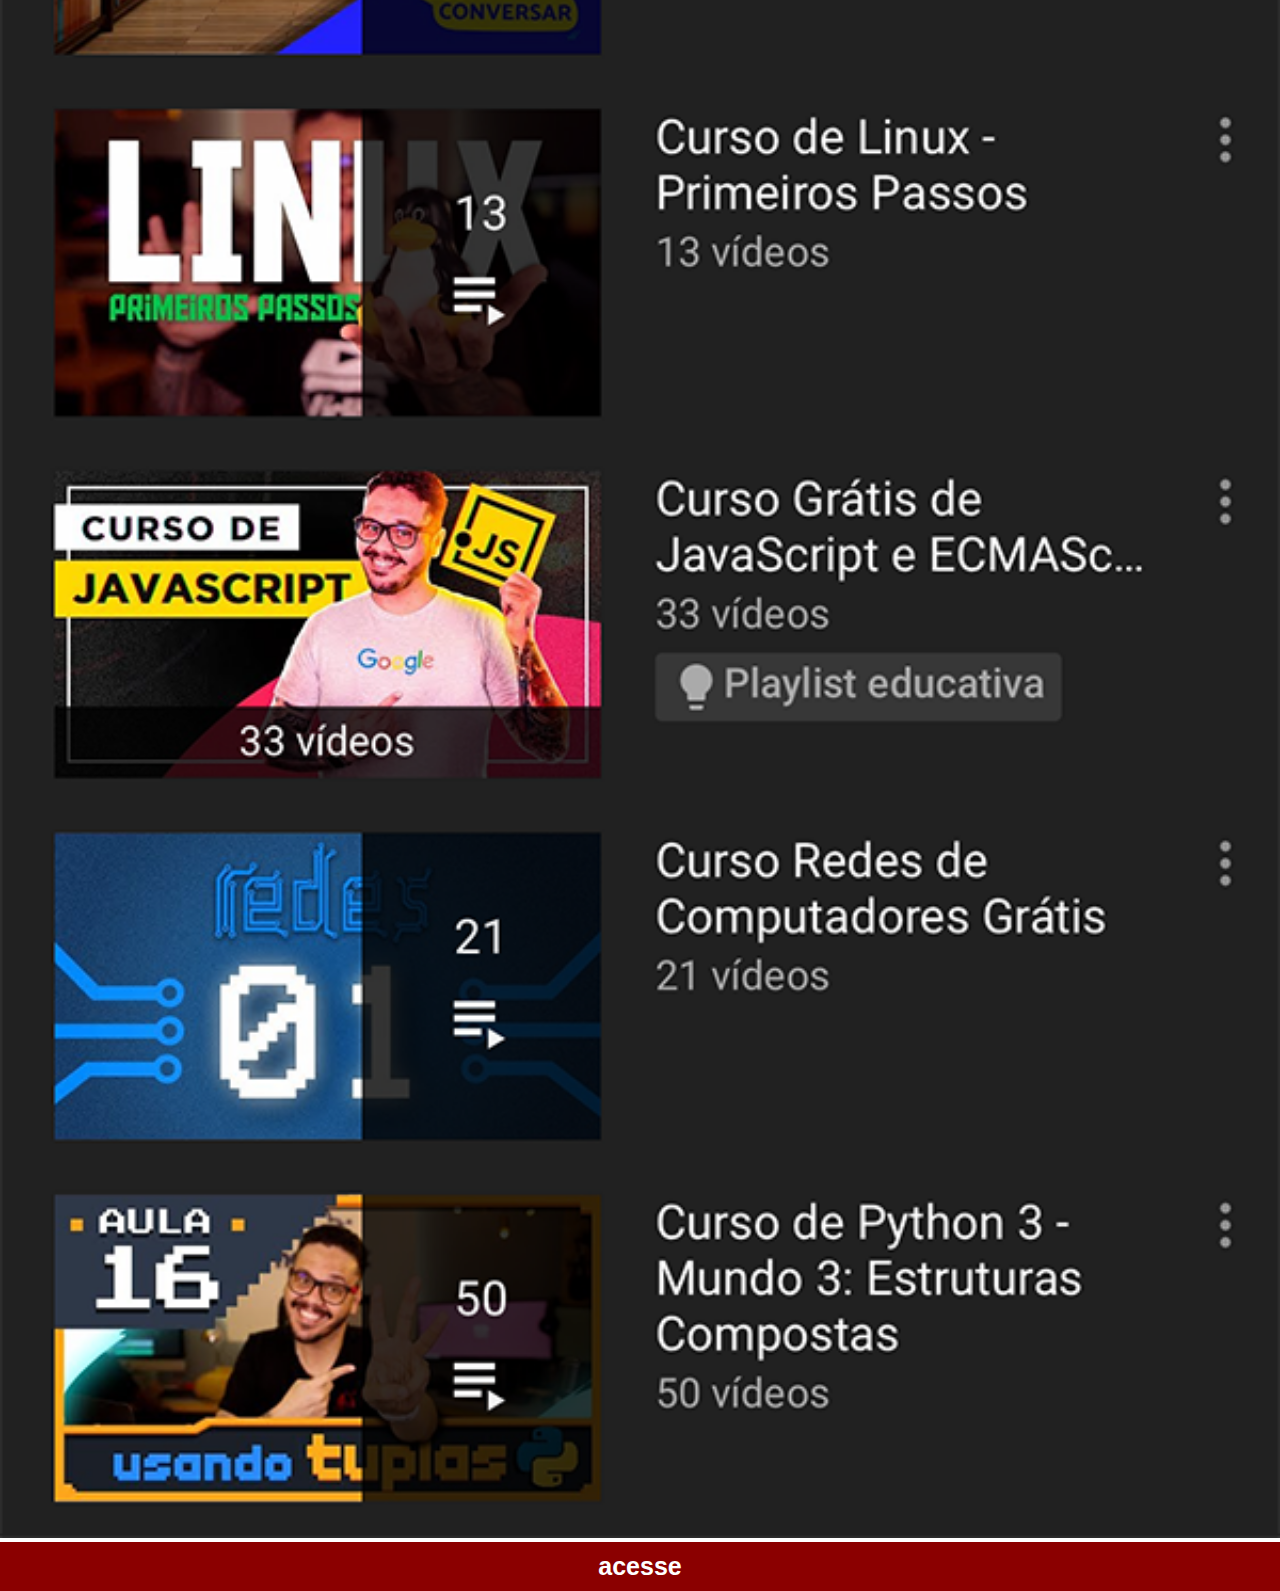
<file: youtube.html>
<!DOCTYPE html>
<html lang="en">
<head>
    <meta charset="UTF-8">
    <meta http-equiv="X-UA-Compatible" content="IE=edge">
    <meta name="viewport" content="width=device-width, initial-scale=1.0">
    <title>Document</title>
    <link rel="stylesheet" href="estilos/redes.css">
</head>
<body>
    <img src="imagens/tela-youtube.png" alt="">
    <a href="https//www.youtube.com" target="_blank">acesse</a>
</body>
</html>
</file>
<file: estilos/style.css>
@charset "UTF-8";

*{
    margin: 0;
    padding: 0;
    font-family: Arial, Helvetica, sans-serif;
}

html,body{
    width: 100vw;
    height: 100vh;
}

body{
    background: url(../imagens/fundo-madeira.jpg) no-repeat top center ;
    background-attachment: fixed;
    background-size: cover;
}

main{
    position: relative;
    height: 100vh;
}

section#tel{
    position: absolute;
    top: 50%;
    left: 50%;
    transform: translate(-50%,-50%);
    background: url(../imagens/frame-iphone.png);
    width: 311px;
    height: 627px;
}

iframe#tela{
    position: relative;
    top: 80px;
    left: 22px;
    height: 472px;
    width: 267px; 
}
section#redes-sociais{
    text-align: right;

}

section#redes-sociais img{
    width: 50px;
    margin: 10px;
    border-radius: 50%;
    box-shadow: 2px 2px 5px black;


}

section#redes-sociais img:hover{
    border: 2px solid rgba(255, 255, 255, 0.651);
    box-sizing: border-box;
    translate: -3px  -3px ;
    box-shadow: 5px 3px 5px black;
    transition: translate 0.2s, border 0.1s;

}
</file>
<file: estilos/redes.css>
@charset "utf-8";

*{
    margin: 0;
    padding: 0;
    font-family: Arial, Helvetica, sans-serif;

}

::-webkit-scrollbar{
    width: 0px;
    height: 0px;
}

img{
    width: 100vw;
    
}

a{
    display: block;
    background-color: darkred;
    text-align: center;
    padding: 10px;
    text-decoration: none;
    color: white;
    font-weight: bold;
    font-size: 25px;
    
}
</file>
